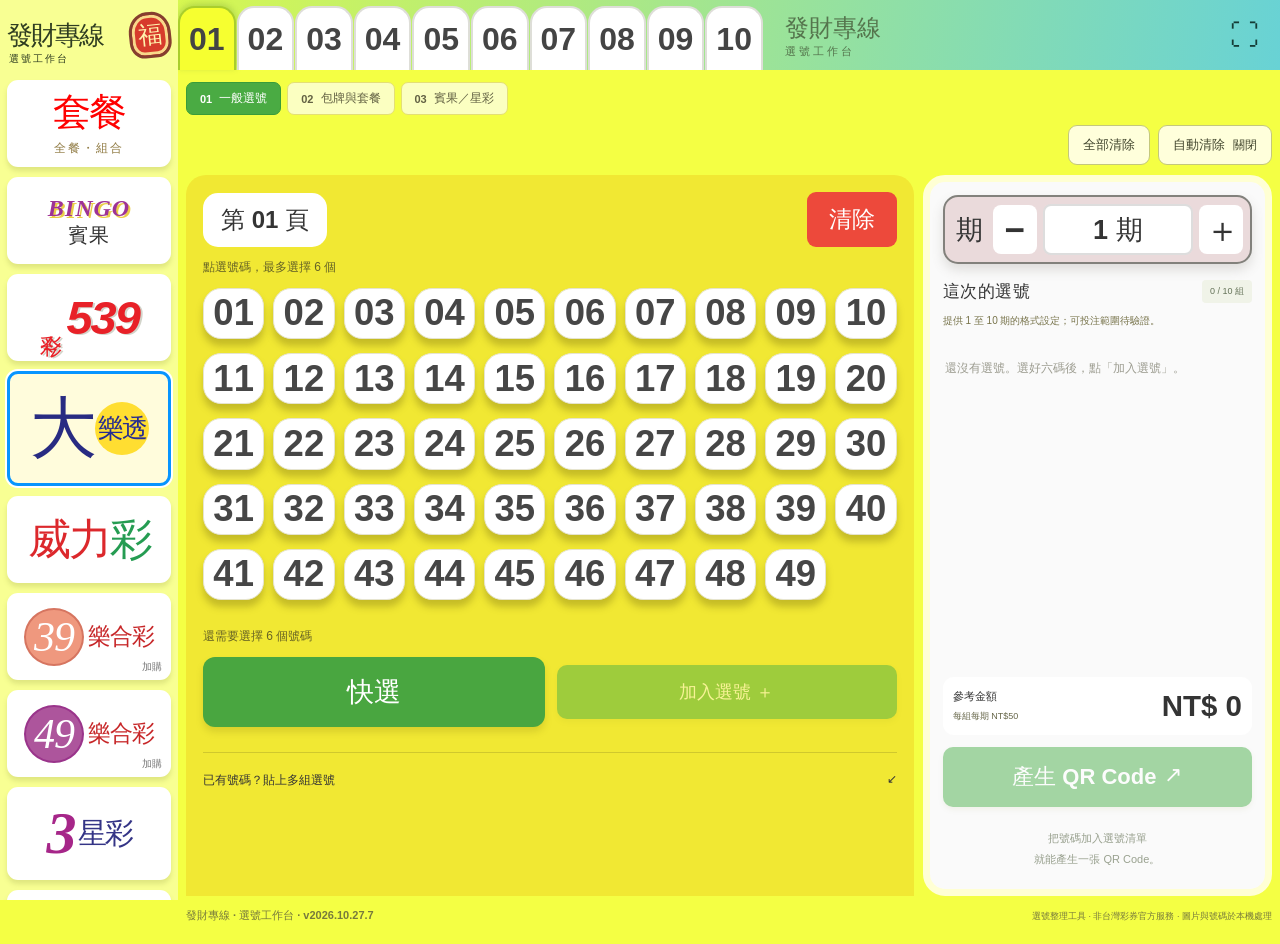
<file: index.html>
<!doctype html>
<html lang="zh-Hant"><head><meta charset="utf-8"><meta name="app-version" content="2026.10.27.7"><meta name="viewport" content="width=device-width,initial-scale=1"><meta name="theme-color" content="#153e35"><title>發財專線｜多彩種 QR 選號工作台</title><meta name="description" content="在瀏覽器內處理大樂透、539、威力彩、樂合彩、賓果與三／四星彩選號、包牌和 QR 編解碼的工具。"><link rel="stylesheet" href="style.css?v=f207077ab27c"></head>
<body><link rel="stylesheet" href="advanced.css?v=fd17918d5c5f"><link rel="stylesheet" href="extra.css?v=c2a3dbce4b25"><link rel="stylesheet" href="console.css?v=8ff5311efba9"><link rel="stylesheet" href="responsive.css?v=53c434cdfbe8">
<aside class="rail"><a class="brand" href="#" aria-label="選號工作台首頁"><span class="brand-icon">六</span><span>選號<br>工作台</span></a><div class="rail-mark">LOTTO<br>WORKBENCH</div><div class="rail-foot"><span class="dot"></span>瀏覽器內處理</div></aside>
<main>
<header><div><div class="eyebrow">YOUR NUMBERS, IN ORDER.</div><h1>把選號，整理好。</h1><p class="intro">選好六個號碼，讓每一組都有條有理。</p></div><span class="version">大樂透 <b>6 / 49</b></span></header>
<nav class="tabs" aria-label="工作模式"><button class="tab active" id="chooseTab" aria-selected="true">01 <span>一般選號</span></button><button class="tab" id="advancedTab" aria-selected="false">02 <span>包牌與套餐</span></button><button class="tab" id="readTab" aria-selected="false" hidden>03 <span>讀取 QR 選號</span></button><button class="tab" id="extraTab" aria-selected="false">03 <span>賓果／星彩</span></button></nav>
<section id="choosePanel" class="workspace">
<div class="editor panel"><div class="panel-top"><div><span class="eyebrow">PICK YOUR SIX</span><h2 id="editTitle">新增一組號碼</h2></div><span class="counter"><b id="selectedCount">0</b> / 6</span></div>
<div class="selected-strip" id="selectedStrip" aria-label="已選號碼"></div>
<div class="pick-tools"><p>點選號碼，最多選擇 6 個</p><div><button class="text-btn" id="randomBtn">隨機選六碼</button><button class="text-btn muted" id="clearBtn">清除</button></div></div>
<div id="numberGrid" class="number-grid" aria-label="01 至 49 選號"></div>
<div class="editor-bottom"><span id="selectionHint">還需要選擇 6 個號碼</span><button class="primary" id="addBtn" disabled>加入選號 ＋</button></div>
<details class="bulk"><summary>已有號碼？貼上多組選號 <span>↙</span></summary><label for="bulkInput">每行一組，號碼以空格、逗號或頓號分隔</label><textarea id="bulkInput" rows="3" placeholder="08、14、16、17、24、33&#10;01、09、18、27、36、49"></textarea><button id="bulkBtn" class="secondary">加入貼上的號碼</button></details>
</div>
<aside class="output panel"><div class="panel-top"><div><span class="eyebrow">YOUR SELECTION</span><h2>這次的選號</h2></div><span class="small-tag" id="groupCount">0 / 10 組</span></div>
<div class="group-list" id="groupList"></div>
<div class="period-row"><label for="period">連續期數</label><select id="period" aria-describedby="periodNote"></select></div><p id="periodNote" class="tiny">提供 1 至 10 期的格式設定；可投注範圍待驗證。</p>
<div class="estimate"><span>參考金額 <small>每組每期 NT$50</small></span><strong id="amount">NT$ 0</strong></div>
<button class="primary wide" id="generateBtn" disabled>產生QR Code <span>↗</span></button>
<div id="qrOutput" hidden><div class="qr-caption">大樂透・<span id="qrSummary"></span></div><div id="qrImage"></div><p class="tiny center">QR・未通過終端機相容性驗證</p><div class="qr-actions"><button id="downloadBtn" class="secondary">下載 QR 圖片 ↓</button><button id="enlargeBtn" class="secondary">放大顯示</button></div><details class="payload-details"><summary>查看原始 QR 字串</summary><textarea id="payloadOutput" readonly rows="4" aria-label="產生的原始 QR 字串"></textarea><button class="text-btn" id="copyPayload">複製字串</button></details></div>
<div id="qrEmpty" class="qr-empty"><div class="qr-mini">⌗</div><p>把號碼加入選號清單<br>就能產生一張 QR Code。</p></div>
</aside>
</section>
<section id="readPanel" class="read-layout" hidden>
<div class="panel reader-input"><span class="eyebrow">READ & RESTORE</span><h2>從 QR，找回你的號碼。</h2><p class="body-note">上傳完整選號紀錄或 QR 圖片。圖片只在此裝置讀取，不會上傳至伺服器；每張圖片讀取第一個可辨識的 QR。</p>
<label class="upload-zone" for="imageInput"><span class="upload-symbol">↥</span><strong>選擇 QR 圖片</strong><span>JPG、PNG、WebP 等瀏覽器可讀格式</span><input id="imageInput" type="file" accept="image/*"></label><p id="imageStatus" class="tiny" role="status"></p>
<div class="divider"><span>或貼上原始字串</span></div><label for="decodeInput" class="sr-only">QR 原始字串</label><textarea id="decodeInput" rows="5" placeholder="#V003#…" spellcheck="false"></textarea><div class="reader-actions"><button id="exampleBtn" class="text-btn">帶入已驗證範例</button><button id="decodeBtn" class="primary">還原選號 ↗</button></div></div>
<div class="panel restored"><div class="panel-top"><div><span class="eyebrow">RESTORED NUMBERS</span><h2>還原結果</h2></div><span id="checkBadge" class="small-tag">等待讀取</span></div><div id="decodedResult" class="result-empty"><span>↙</span><p>把 QR 交給這裡，<br>找回每一組選號。</p></div></div>
</section>
<footer><span>六個號碼，一目瞭然。</span><span>選號整理工具 · 非台灣彩券官方服務 · 圖片與號碼於本機處理</span></footer>
</main>
<div id="toast" role="status" aria-live="polite"></div>
<dialog id="aboutDialog"><button class="dialog-close" aria-label="關閉">×</button><span class="eyebrow">VERIFICATION NOTES</span><h2>目前驗證到哪裡？</h2><p>已核對所提供軟體的原始碼與位元碼，並完成既有彩種對照；新增賓果／星彩 288 組編碼、12 組複式還原、12 組排列與 95 組賓果組合對照。實際下載的跨彩種 QR ZIP 已由另一個解碼器逐張核對。</p><p>你提供的選號紀錄 QR 已成功還原為 <strong>08、14、16、17、24、33，1 期</strong>，CRC 與標頭均通過。這證明該樣本符合目前解析規則；畫面未列號碼，尚無獨立人工號碼對照。</p><p>一般選號支援大樂透；包牌工作台另含539、威力彩及套餐所需樂合彩，全部展開為標準單注，每張 QR 最多十注。聰明包牌使用軟體輪盤表，其「中幾保幾」描述條件覆蓋，並非中獎保證。尚未完成投注終端機相容性驗證。現已支援賓果星數、超級獎號、大小單雙及三／四星彩定位與組彩。倍數僅在這些新增彩種支援；延遲與原生裝置功能仍未移植。</p><p class="tiny">隨機選號使用瀏覽器亂數，沒有提高中獎機率的功能。</p></dialog>
<dialog id="qrDialog"><button class="dialog-close" aria-label="關閉">×</button><h2>大樂透選號 QR</h2><div id="largeQr"></div><p id="largeSummary"></p><p class="tiny">未通過投注相容性驗證</p></dialog>
<script src="vendor/qrcode.js?v=18ae399f8118"></script><script src="vendor/jsQR.js?v=bc40c8a15196"></script><script src="vendor/fflate.js?v=c3b34f2e9f5e"></script><script src="mapping.js?v=bb67f873f5d6"></script><script src="codec.js?v=67641272e0ba"></script><script src="wheels.js?v=838c7fe2258a"></script><script src="combinations.js?v=260a55ea0778"></script><script src="extra-games.js?v=e93e2dabfb59"></script><script src="advanced-layout.js?v=7a892a279ecd"></script><script src="app.js?v=30ad00521399"></script><script src="advanced.js?v=8bfd6c827ed6"></script><script src="extra-ui.js?v=32b3719bbaf4"></script><script src="console-ui.js?v=cb90cb6cd09b"></script>
</body></html>
</file>
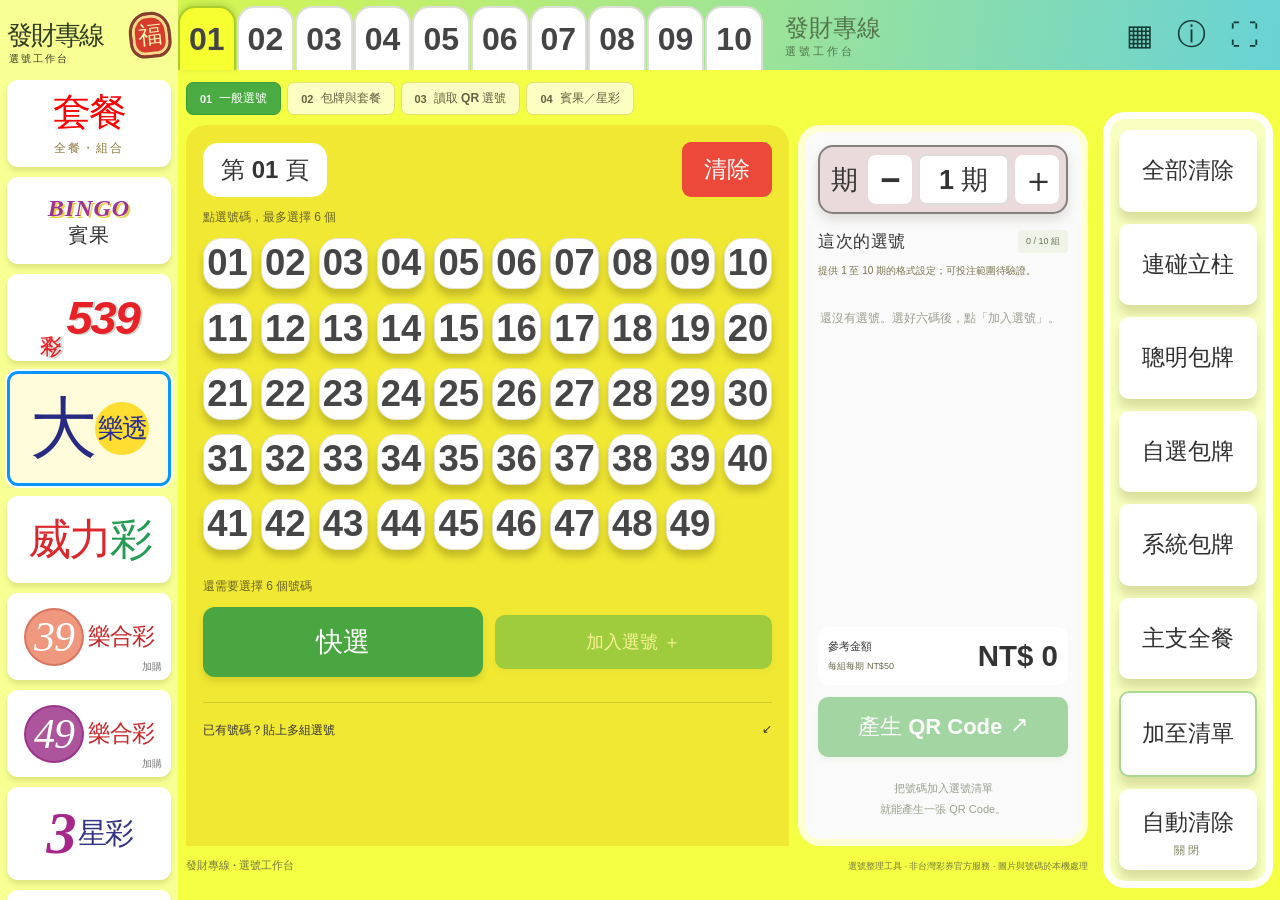
<file: facai-all-games-quick-pick/index.html>
<!doctype html>
<html lang="zh-Hant"><head><meta charset="utf-8"><meta name="viewport" content="width=device-width,initial-scale=1"><meta name="theme-color" content="#153e35"><title>發財專線｜多彩種 QR 選號工作台</title><meta name="description" content="在瀏覽器內處理大樂透、539、威力彩、樂合彩、賓果與三／四星彩選號、包牌和 QR 編解碼的工具。"><link rel="stylesheet" href="style.css"></head>
<body><link rel="stylesheet" href="advanced.css"><link rel="stylesheet" href="extra.css"><link rel="stylesheet" href="console.css"><link rel="stylesheet" href="responsive.css">
<aside class="rail"><a class="brand" href="#" aria-label="選號工作台首頁"><span class="brand-icon">六</span><span>選號<br>工作台</span></a><div class="rail-mark">LOTTO<br>WORKBENCH</div><div class="rail-foot"><span class="dot"></span>瀏覽器內處理</div></aside>
<main>
<header><div><div class="eyebrow">YOUR NUMBERS, IN ORDER.</div><h1>把選號，整理好。</h1><p class="intro">選好六個號碼，讓每一組都有條有理。</p></div><span class="version">大樂透 <b>6 / 49</b></span></header>
<nav class="tabs" aria-label="工作模式"><button class="tab active" id="chooseTab" aria-selected="true">01 <span>一般選號</span></button><button class="tab" id="advancedTab" aria-selected="false">02 <span>包牌與套餐</span></button><button class="tab" id="readTab" aria-selected="false">03 <span>讀取 QR 選號</span></button><button class="tab" id="extraTab" aria-selected="false">04 <span>賓果／星彩</span></button></nav>
<section id="choosePanel" class="workspace">
<div class="editor panel"><div class="panel-top"><div><span class="eyebrow">PICK YOUR SIX</span><h2 id="editTitle">新增一組號碼</h2></div><span class="counter"><b id="selectedCount">0</b> / 6</span></div>
<div class="selected-strip" id="selectedStrip" aria-label="已選號碼"></div>
<div class="pick-tools"><p>點選號碼，最多選擇 6 個</p><div><button class="text-btn" id="randomBtn">隨機選六碼</button><button class="text-btn muted" id="clearBtn">清除</button></div></div>
<div id="numberGrid" class="number-grid" aria-label="01 至 49 選號"></div>
<div class="editor-bottom"><span id="selectionHint">還需要選擇 6 個號碼</span><button class="primary" id="addBtn" disabled>加入選號 ＋</button></div>
<details class="bulk"><summary>已有號碼？貼上多組選號 <span>↙</span></summary><label for="bulkInput">每行一組，號碼以空格、逗號或頓號分隔</label><textarea id="bulkInput" rows="3" placeholder="08 14 16 17 24 33&#10;01 09 18 27 36 49"></textarea><button id="bulkBtn" class="secondary">加入貼上的號碼</button></details>
</div>
<aside class="output panel"><div class="panel-top"><div><span class="eyebrow">YOUR SELECTION</span><h2>這次的選號</h2></div><span class="small-tag" id="groupCount">0 / 10 組</span></div>
<div class="group-list" id="groupList"></div>
<div class="period-row"><label for="period">連續期數</label><select id="period" aria-describedby="periodNote"></select></div><p id="periodNote" class="tiny">提供 1 至 10 期的格式設定；可投注範圍待驗證。</p>
<div class="estimate"><span>參考金額 <small>每組每期 NT$50</small></span><strong id="amount">NT$ 0</strong></div>
<button class="primary wide" id="generateBtn" disabled>產生QR Code <span>↗</span></button>
<div id="qrOutput" hidden><div class="qr-caption">大樂透・<span id="qrSummary"></span></div><div id="qrImage"></div><p class="tiny center">QR・未通過終端機相容性驗證</p><div class="qr-actions"><button id="downloadBtn" class="secondary">下載 QR 圖片 ↓</button><button id="enlargeBtn" class="secondary">放大顯示</button></div><details class="payload-details"><summary>查看原始 QR 字串</summary><textarea id="payloadOutput" readonly rows="4" aria-label="產生的原始 QR 字串"></textarea><button class="text-btn" id="copyPayload">複製字串</button></details></div>
<div id="qrEmpty" class="qr-empty"><div class="qr-mini">⌗</div><p>把號碼加入選號清單<br>就能產生一張 QR Code。</p></div>
</aside>
</section>
<section id="readPanel" class="read-layout" hidden>
<div class="panel reader-input"><span class="eyebrow">READ & RESTORE</span><h2>從 QR，找回你的號碼。</h2><p class="body-note">上傳完整選號紀錄或 QR 圖片。圖片只在此裝置讀取，不會上傳至伺服器；每張圖片讀取第一個可辨識的 QR。</p>
<label class="upload-zone" for="imageInput"><span class="upload-symbol">↥</span><strong>選擇 QR 圖片</strong><span>JPG、PNG、WebP 等瀏覽器可讀格式</span><input id="imageInput" type="file" accept="image/*"></label><p id="imageStatus" class="tiny" role="status"></p>
<div class="divider"><span>或貼上原始字串</span></div><label for="decodeInput" class="sr-only">QR 原始字串</label><textarea id="decodeInput" rows="5" placeholder="#V003#…" spellcheck="false"></textarea><div class="reader-actions"><button id="exampleBtn" class="text-btn">帶入已驗證範例</button><button id="decodeBtn" class="primary">還原選號 ↗</button></div></div>
<div class="panel restored"><div class="panel-top"><div><span class="eyebrow">RESTORED NUMBERS</span><h2>還原結果</h2></div><span id="checkBadge" class="small-tag">等待讀取</span></div><div id="decodedResult" class="result-empty"><span>↙</span><p>把 QR 交給這裡，<br>找回每一組選號。</p></div></div>
</section>
<footer><span>六個號碼，一目瞭然。</span><span>選號整理工具 · 非台灣彩券官方服務 · 圖片與號碼於本機處理</span></footer>
</main>
<div id="toast" role="status" aria-live="polite"></div>
<dialog id="aboutDialog"><button class="dialog-close" aria-label="關閉">×</button><span class="eyebrow">VERIFICATION NOTES</span><h2>目前驗證到哪裡？</h2><p>已核對所提供軟體的原始碼與位元碼，並完成既有彩種對照；新增賓果／星彩 288 組編碼、12 組複式還原、12 組排列與 95 組賓果組合對照。實際下載的跨彩種 QR ZIP 已由另一個解碼器逐張核對。</p><p>你提供的選號紀錄 QR 已成功還原為 <strong>08、14、16、17、24、33，1 期</strong>，CRC 與標頭均通過。這證明該樣本符合目前解析規則；畫面未列號碼，尚無獨立人工號碼對照。</p><p>一般選號支援大樂透；包牌工作台另含539、威力彩及套餐所需樂合彩，全部展開為標準單注，每張 QR 最多十注。聰明包牌使用軟體輪盤表，其「中幾保幾」描述條件覆蓋，並非中獎保證。尚未完成投注終端機相容性驗證。現已支援賓果星數、超級獎號、大小單雙及三／四星彩定位與組彩。倍數僅在這些新增彩種支援；延遲與原生裝置功能仍未移植。</p><p class="tiny">隨機選號使用瀏覽器亂數，沒有提高中獎機率的功能。</p></dialog>
<dialog id="qrDialog"><button class="dialog-close" aria-label="關閉">×</button><h2>大樂透選號 QR</h2><div id="largeQr"></div><p id="largeSummary"></p><p class="tiny">未通過投注相容性驗證</p></dialog>
<script src="vendor/qrcode.js"></script><script src="vendor/jsQR.js"></script><script src="vendor/fflate.js"></script><script src="mapping.js"></script><script src="codec.js"></script><script src="wheels.js"></script><script src="combinations.js"></script><script src="extra-games.js"></script><script src="advanced-layout.js"></script><script src="app.js"></script><script src="advanced.js"></script><script src="extra-ui.js"></script><script src="console-ui.js"></script>
</body></html>
</file>
<file: style.css>
@charset "UTF-8";
:root{--ink:#153e35;--muted:#718078;--paper:#f6f5ef;--line:#e2e6df;--accent:#dbe99a;--white:#fff;--error:#a23b28;font-family:"Microsoft JhengHei","PingFang TC",sans-serif;color:var(--ink);background:var(--paper);font-synthesis:none}*{box-sizing:border-box}body{margin:0}button,input,select,textarea{font:inherit}button,a,input,select,summary{touch-action:manipulation}button{cursor:pointer}button:disabled{cursor:not-allowed;opacity:.42}button:focus-visible,a:focus-visible,summary:focus-visible{outline:3px solid #9db943;outline-offset:4px}button{border:0}a{color:inherit;text-decoration:none}[hidden]{display:none!important}.rail{width:158px;background:var(--ink);color:#f3f5e9;position:fixed;inset:0 auto 0 0;display:flex;flex-direction:column;padding:38px 24px}.brand{display:flex;align-items:center;gap:10px;font-size:14px;line-height:1.65;font-weight:700;letter-spacing:2px}.brand-icon{border:1px solid #739080;border-radius:50%;width:47px;height:47px;display:grid;place-items:center;font-family:serif;font-size:24px;flex-shrink:0}.rail-mark{font-family:Georgia,serif;font-size:11px;letter-spacing:2px;line-height:1.8;margin-top:auto;margin-bottom:28px;color:#aac1b3}.rail-foot{font-size:10px;display:flex;align-items:center;gap:7px;white-space:nowrap}.dot{width:6px;height:6px;background:var(--accent);border-radius:50%}main{max-width:1490px;margin-left:158px;padding:48px 52px 20px}header{display:flex;justify-content:space-between;align-items:center;margin-bottom:28px}.eyebrow{font-size:10px;font-weight:700;letter-spacing:2.1px;color:var(--muted)}h1{font-size:clamp(30px,3vw,45px);font-family:"Noto Serif TC","PMingLiU",serif;letter-spacing:2px;line-height:1.35;margin:14px 0 12px;font-weight:700}.intro{font-size:14px;color:var(--muted);margin:0}.version{font-size:12px;border-left:1px solid #c7d0c6;padding-left:24px;display:flex;flex-direction:column;gap:8px}.version b{font:30px Georgia,serif;letter-spacing:2px}.notice{display:flex;align-items:center;gap:12px;background:#ebeee1;border:1px solid #dfe5d1;border-radius:8px;padding:12px 16px;font-size:11px;line-height:1.8}.notice p{margin:0;flex:1;color:#5c6859}.notice strong{font-weight:500;color:var(--ink)}.notice-label{padding:2px 8px;border:1px solid #c5cfb8;border-radius:3px;font-size:10px;white-space:nowrap}.text-btn{padding:5px 0;background:none;color:var(--ink);font-size:12px;white-space:nowrap}.text-btn:hover{text-decoration:underline}.muted{color:var(--muted)}.tabs{display:flex;gap:32px;margin-top:28px;border-bottom:1px solid #d9dfd5;margin-bottom:28px}.tab{background:none;color:#8b958a;font:12px Georgia,serif;border-bottom:3px solid transparent;padding:15px 2px;display:flex;gap:12px;align-items:center}.tab span{font-family:"Microsoft JhengHei",sans-serif;font-size:14px}.tab.active{border-color:var(--ink);color:var(--ink)}.workspace{display:grid;grid-template-columns:minmax(0,1.1fr) minmax(330px,.9fr);gap:26px;align-items:start}.panel{background:var(--white);border:1px solid var(--line);border-radius:13px;padding:26px}.panel-top{display:flex;align-items:center;justify-content:space-between;gap:12px;margin-bottom:22px}h2{font-size:20px;letter-spacing:.5px;margin:8px 0 0;font-weight:600}.counter{color:#909b8f;font:16px Georgia,serif}.counter b{color:var(--ink);font-size:32px;font-weight:400}.selected-strip{display:flex;gap:10px;justify-content:space-between;padding-bottom:24px;border-bottom:1px dashed #dfe4db}.ball{display:inline-grid;place-items:center;border-radius:50%;height:43px;width:43px;font:20px Georgia,serif;background:var(--accent);color:var(--ink);flex-shrink:0}.ball.placeholder{background:#f6f7f3;color:#bec8b8;border:1px dashed #d8dfd2;font-size:17px}.pick-tools{display:flex;justify-content:space-between;gap:10px;align-items:center;margin:18px 0 12px}.pick-tools p{font-size:11px;color:var(--muted);margin:0}.pick-tools>div{display:flex;gap:15px}.number-grid{display:grid;grid-template-columns:repeat(7,1fr);gap:8px}.number{height:43px;background:#f6f7f3;border:1px solid transparent;border-radius:6px;color:#52614f;font:18px Georgia,serif;transition:background .15s,transform .15s}.number:hover{border-color:#8f9f89;transform:translateY(-1px)}.number[aria-pressed=true]{background:var(--ink);color:#fff;border-color:var(--ink)}.number:disabled{opacity:.35}.editor-bottom{display:flex;justify-content:space-between;align-items:center;gap:12px;margin-top:24px}.editor-bottom>span{font-size:11px;color:var(--muted)}.primary{color:white;background:var(--ink);padding:13px 19px;font-size:13px;border-radius:6px;transition:background .15s}.primary:hover:not(:disabled){background:#286151}.secondary{background:#f5f6f0;border:1px solid #dfe4d9;border-radius:6px;padding:10px 13px;color:var(--ink);font-size:12px}.secondary:hover{background:#e9efdc}.bulk{margin-top:24px;border-top:1px solid var(--line);padding-top:19px}.bulk summary{cursor:pointer;list-style:none;font-size:12px;display:flex;justify-content:space-between}.bulk label{display:block;color:var(--muted);font-size:11px;margin:18px 0 9px}textarea{resize:vertical;border:1px solid #d6dfd1;border-radius:6px;background:#fbfcf9;width:100%;padding:12px;color:var(--ink);line-height:1.75;font-size:13px}textarea:focus,select:focus{outline:2px solid #a6b981;outline-offset:1px}.bulk .secondary{margin-top:9px}.small-tag{background:#f0f3e8;color:#647258;font-size:10px;border-radius:4px;padding:5px 8px;white-space:nowrap}.group-list{min-height:78px;max-height:310px;overflow:auto}.empty-group{border:1px dashed #dce2d5;border-radius:8px;display:flex;gap:13px;align-items:center;padding:20px;color:var(--muted);font-size:12px;line-height:1.8}.empty-group b{font:32px Georgia,serif;color:#c2cdb8}.group-item{padding:12px 0;border-bottom:1px solid #edf0e8}.group-item-top{display:flex;align-items:center;justify-content:space-between;margin-bottom:10px;font-size:10px;color:var(--muted)}.group-item-top>div{display:flex;gap:12px}.group-item-top button{background:none;color:var(--muted);padding:2px;font-size:11px}.group-item .balls{display:flex;gap:7px}.group-item .ball{width:34px;height:34px;font-size:16px;background:#f0f4e4}.period-row{display:flex;justify-content:space-between;align-items:center;margin-top:24px;font-size:12px}select{border:1px solid #d5dfce;border-radius:5px;padding:9px 32px 9px 15px;background:#fff;color:var(--ink)}.tiny{font-size:10px;color:var(--muted);line-height:1.8}.estimate{border-top:1px solid var(--line);margin-top:20px;padding:20px 0;display:flex;justify-content:space-between;align-items:center}.estimate>span{font-size:12px}.estimate small{display:block;font-size:9px;color:var(--muted);margin-top:6px}.estimate strong{font:27px Georgia,serif}.wide{width:100%;display:flex;justify-content:space-between}.qr-empty{text-align:center;color:#99a18f;font-size:11px;line-height:1.9;padding-top:28px}.qr-mini{font:38px Georgia,serif;color:#b6c3a6}#qrOutput{margin-top:25px;border-top:1px dashed #dce2d4;padding-top:22px}.qr-caption{text-align:center;font-size:12px;margin-bottom:15px}#qrImage,#largeQr{display:flex;justify-content:center}#qrImage img{display:block;width:230px;max-width:100%;height:auto;image-rendering:pixelated}.center{text-align:center}.qr-actions{display:flex;justify-content:center;gap:10px}.payload-details{margin-top:20px;font-size:11px;color:var(--muted)}.payload-details summary{cursor:pointer;margin-bottom:10px}.payload-details textarea{font:11px monospace}.read-layout{display:grid;grid-template-columns:1fr 1fr;gap:26px}.reader-input{padding:30px}.body-note{font-size:12px;line-height:1.9;color:var(--muted);margin:17px 0 24px}.upload-zone{position:relative;border:1px dashed #afbea3;background:#f6f8ee;border-radius:10px;padding:32px 15px;display:flex;flex-direction:column;align-items:center;gap:13px;cursor:pointer;text-align:center}.upload-zone:focus-within{outline:3px solid #a6b981}.upload-zone input{position:absolute;inset:0;width:100%;height:100%;opacity:0;cursor:pointer}.upload-zone strong{font-size:14px}.upload-zone>span:last-of-type{font-size:10px;color:var(--muted)}.upload-symbol{font-size:33px;font-weight:300}.divider{border-top:1px solid var(--line);text-align:center;margin:32px 0 22px;height:0}.divider span{position:relative;top:-8px;background:white;padding:0 10px;font-size:10px;color:var(--muted)}.reader-actions{display:flex;justify-content:space-between;align-items:center;gap:10px;margin-top:16px}.restored{min-height:460px}.result-empty{padding:72px 16px;text-align:center;color:#89977e;font-size:17px;line-height:1.9;font-family:serif}.result-empty>span{font-size:40px;color:#b3c29d}.restored .group-item{padding:17px 0}.restored .group-item .ball{width:40px;height:40px;font-size:19px}.decode-meta{margin:20px 0;padding:14px;background:#f1f5e9;border-radius:7px;font-size:12px;line-height:1.9}.restored .primary{margin-top:16px}.result-error{padding:28px 0;color:var(--error);line-height:1.8;font-size:13px}footer{display:flex;justify-content:space-between;gap:20px;font-size:10px;line-height:1.8;color:#899380;margin:28px 0 0;padding-top:20px;border-top:1px solid #dce1d5}footer>span:first-child{font-family:serif;font-size:14px;color:#66765d}#toast{position:fixed;bottom:25px;left:50%;transform:translate(-50%,15px);background:var(--ink);color:white;border-radius:8px;padding:12px 22px;font-size:12px;opacity:0;pointer-events:none;transition:.2s;z-index:5;max-width:90vw}#toast.show{opacity:1;transform:translate(-50%,0)}dialog{border:1px solid var(--line);border-radius:14px;padding:34px;max-width:520px;width:calc(100% - 32px);color:var(--ink);box-shadow:0 20px 80px #153e3522}dialog::backdrop{background:#0a211ccc;backdrop-filter:blur(4px)}dialog p{font-size:13px;line-height:1.95}dialog h2{margin-bottom:20px}.dialog-close{position:absolute;right:12px;top:10px;background:none;color:var(--muted);font-size:26px;padding:4px 8px}#qrDialog{text-align:center;background:#fff}#largeQr img{width:100%;max-width:380px;height:auto;image-rendering:pixelated}.sr-only{position:absolute;width:1px;height:1px;padding:0;overflow:hidden;clip:rect(0,0,0,0);white-space:nowrap}
@media(min-width:1500px){main{padding-left:70px;padding-right:70px}}@media(max-width:1100px){.rail{width:100px;padding:30px 18px}.brand{flex-direction:column;font-size:12px}.rail-mark{font-size:9px}.rail-foot{font-size:9px;white-space:normal}main{margin-left:100px;padding:32px 25px}.workspace{gap:18px;grid-template-columns:minmax(0,1fr) minmax(290px,.9fr)}.panel{padding:21px}.ball{width:36px;height:36px;font-size:18px}.selected-strip{gap:6px}.number{height:39px}.pick-tools{align-items:flex-start;flex-direction:column;gap:6px}.notice .text-btn{font-size:10px}.group-item .ball{width:30px;height:30px;font-size:15px}.group-item .balls{gap:5px}.read-layout{gap:18px}}
@media(max-width:780px){.rail{position:static;width:100%;height:67px;flex-direction:row;padding:12px 22px;align-items:center;justify-content:space-between}.brand{flex-direction:row;font-size:12px;line-height:1.4}.brand-icon{width:36px;height:36px;font-size:21px}.brand>span:last-child br{display:none}.rail-mark{display:none}.rail-foot{font-size:10px}main{margin:0;padding:28px 18px 20px}header{margin-bottom:23px}h1{font-size:31px;letter-spacing:1px}.eyebrow{font-size:9px}.intro{font-size:12px}.version{padding-left:15px}.version b{font-size:25px}.notice{flex-wrap:wrap;gap:8px;padding:11px 12px}.notice p{font-size:10px;min-width:200px}.notice .text-btn{margin-left:auto}.tabs{margin:17px 0 20px;gap:25px}.workspace,.read-layout{grid-template-columns:1fr;gap:20px}.panel{padding:22px}.number{height:43px}.pick-tools{flex-direction:row;align-items:center;margin-top:19px}.pick-tools p{font-size:10px}.pick-tools>div{gap:13px}.ball{width:40px;height:40px}.selected-strip{gap:8px}.group-item .ball{width:36px;height:36px;font-size:17px}.group-item .balls{gap:9px}.editor-bottom>span{font-size:10px}.restored{min-height:300px}.restored .group-item .ball{width:36px;height:36px}.result-empty{padding:34px 0}.qr-empty{padding-bottom:8px}.qr-mini{display:none}footer{flex-direction:column;gap:8px;margin-top:25px}.read-layout .reader-input{padding:24px}#toast{left:50%;width:max-content;text-align:center}}@media(prefers-reduced-motion:reduce){*,*::before,*::after{transition:none!important;animation:none!important}}

header{gap:16px}.version{flex-shrink:0}.version b{white-space:nowrap}@media(max-width:780px){h1{font-size:27px;letter-spacing:0}.version b{font-size:24px}.version{padding-left:12px}}
</file>
<file: advanced.css>
.advanced-heading{display:flex;justify-content:space-between;gap:20px;align-items:flex-start;margin-bottom:22px}.advanced-heading .body-note{margin:12px 0 0}.advanced-layout{display:grid;grid-template-columns:minmax(0,1.1fr) minmax(330px,.9fr);gap:26px;align-items:start}.advanced-fields{display:grid;grid-template-columns:1fr 1fr;gap:16px}.advanced-fields label,.field-label{display:block;font-size:12px;line-height:1.6}.advanced-fields select{display:block;width:100%;margin-top:8px}.rule-note{font-size:12px;color:#65745e;line-height:1.9;border-left:3px solid #c4d58e;padding-left:13px;margin:22px 0}.field-label{margin:16px 0 8px}.advanced-editor input[type=text],.advanced-editor input[type=number]{border:1px solid #d6dfd1;border-radius:6px;background:#fbfcf9;width:100%;padding:11px;color:var(--ink)}.advanced-editor select{max-width:100%;width:100%;font-size:12px}.pool-tools{display:flex;justify-content:space-between;align-items:center;gap:12px}.pool-tools>div{display:flex;gap:13px}.addons{border:1px solid #dfe5d7;border-radius:8px;margin:22px 0;padding:15px;display:flex;gap:18px;flex-wrap:wrap}.addons legend{font-size:11px;padding:0 6px}.addons label{font-size:12px;display:flex;gap:7px;align-items:center}.addons input,.column-main input{accent-color:var(--ink);width:16px;height:16px}.column-header{display:flex;align-items:center;justify-content:space-between}.column-row{display:grid;grid-template-columns:minmax(100px,1fr) 65px 50px 30px;gap:9px;align-items:end;border:1px solid var(--line);padding:12px;border-radius:8px;margin:10px 0}.column-row label{font-size:10px;color:var(--muted)}.column-row input{margin-top:7px}.column-row .column-main{display:flex;align-items:center;gap:2px;height:37px;white-space:nowrap}.column-row .column-main input{margin:0}.meal-grid{display:grid;gap:12px;margin:18px 0}.meal-card{padding:18px;background:#f5f8ea;border:1px solid #dce4d0;border-radius:9px;display:grid;grid-template-columns:1fr auto;text-align:left;gap:9px;color:var(--ink)}.meal-card strong{font-size:15px}.meal-card>b{font:23px Georgia,serif}.meal-card>span{grid-column:1/-1;font-size:11px;line-height:1.8;color:var(--muted)}.meal-card[aria-pressed=true]{background:#eaf1cd;border:2px solid #7b9454;padding:17px}.advanced-editor>.primary{margin-top:22px}.combo-message{font-size:12px;line-height:1.9;margin-top:15px;color:#6b765a}.preview-heading{display:flex;justify-content:space-between;gap:12px;align-items:center;border-top:1px dashed #dae0d0;margin-top:20px;padding-top:22px}.preview-heading strong{font-size:17px}.ticket-list{max-height:340px;overflow:auto;margin-top:16px}.ticket-row{display:flex;gap:10px;padding:10px 0;border-bottom:1px solid #edf0e7;font-size:12px;line-height:1.8;overflow-wrap:anywhere}.ticket-row>span:first-child{font:12px Georgia,serif;color:#a1ad91;flex-shrink:0}.cart-entry{display:flex;align-items:center;justify-content:space-between;gap:12px;border-bottom:1px solid var(--line);padding:16px 0}.cart-entry strong{font-size:12px;font-weight:500}.cart-entry span{display:block;font-size:10px;color:var(--muted);margin-top:7px}.cart-actions{display:flex;flex-wrap:wrap;gap:9px;justify-content:center;margin-top:14px}.cart-actions button{flex:1;white-space:nowrap}.batch-pager{display:flex;justify-content:space-between;gap:8px;align-items:center;margin-top:25px}.batch-pager label{font-size:11px}.batch-pager select{padding:8px;max-width:135px}.batch-pager button{flex-shrink:0}#batchQrImage{text-align:center}#batchQrImage img{width:240px;max-width:100%;height:auto;image-rendering:pixelated}#comboCartList{max-height:350px;overflow:auto}#printSelections{display:none}.tabs{gap:24px}.advanced-cart .estimate{gap:10px}.advanced-cart .estimate strong{font-size:25px}
@media(max-width:1100px){.advanced-layout{grid-template-columns:minmax(0,1fr) minmax(290px,.9fr);gap:18px}.advanced-fields{grid-template-columns:1fr}.column-row{grid-template-columns:minmax(80px,1fr) 55px 50px;gap:8px}.column-row>.text-btn{grid-column:3}.column-row .column-main{grid-row:1;grid-column:3}.column-row>label:first-child{grid-row:1/span 2}.column-row>label:nth-child(2){grid-row:1/span 2}.column-row .column-main{align-self:end}}
@media(max-width:780px){.advanced-layout{grid-template-columns:1fr;gap:20px}.advanced-heading{display:block}.advanced-heading>.small-tag{display:inline-block;margin-top:15px}.advanced-fields{grid-template-columns:1fr 1fr;gap:10px}.advanced-fields select{font-size:11px;padding-left:9px}.tabs{gap:15px}.tab{gap:6px}.tab span{font-size:12px}.tab{font-size:10px}.pool-tools{align-items:flex-start;flex-direction:column;gap:0;margin-top:8px}.column-row{grid-template-columns:minmax(90px,1fr) 55px 50px}.advanced-cart .estimate strong{font-size:24px}}
@media print{body.printing-selections>*{display:none!important}body.printing-selections>#printSelections{display:block!important;color:#000;padding:15px}#printSelections h1{font:22px sans-serif}#printSelections p{font:12px/1.7 sans-serif;break-inside:avoid}}
</file>
<file: extra.css>
.extra-editor .advanced-fields{align-items:end}.extra-editor .advanced-fields input{display:block;margin-top:8px}.extra-editor .advanced-fields+.advanced-fields{margin-top:18px}.extra-editor>#bingoFields>.advanced-fields{margin-top:20px}.bingo-grid-details{font-size:12px;border-top:1px solid var(--line);padding-top:16px;margin-top:16px}.bingo-grid-details summary{cursor:pointer;margin-bottom:15px}.bingo-grid-details .number-grid{grid-template-columns:repeat(8,minmax(0,1fr));gap:5px}.bingo-grid-details .number{height:35px;font-size:16px}.digit-position{border-top:1px solid var(--line);padding:18px 0 12px}.digit-position>label{display:block;font-size:12px;margin-bottom:9px}.digit-keys{display:grid;grid-template-columns:repeat(10,minmax(0,1fr));gap:5px;margin-top:10px}.digit-key{background:#f0f3e9;color:var(--ink);border:1px solid #dce3d3;border-radius:5px;height:34px;font:17px Georgia,serif}.digit-key[aria-pressed=true]{background:var(--ink);color:white}.extra-editor .digit-position input{font-family:monospace;letter-spacing:2px}#extraCartSlot>.advanced-cart{width:100%}.tabs{flex-wrap:wrap}.extra-editor .primary.wide{margin-top:22px}
@media(max-width:780px){.tabs{display:grid;grid-template-columns:1fr 1fr;gap:0 14px}.tab{justify-content:flex-start}.digit-keys{grid-template-columns:repeat(5,minmax(0,1fr));gap:7px}.digit-key{height:38px}.bingo-grid-details .number-grid{grid-template-columns:repeat(8,minmax(0,1fr))}.bingo-grid-details .number{font-size:14px;height:34px}.extra-editor .advanced-fields{grid-template-columns:1fr 1fr;gap:12px}}
</file>
<file: console.css>
@charset "UTF-8";
:root{--ink:#343434;--muted:#67674a;--paper:#f4ff44;--line:#dedfb6;--accent:#f4f02c;--yellow:#f1e833;--green:#45ad45;font-family:"Microsoft JhengHei","PingFang TC",sans-serif;background:var(--paper);color:var(--ink)}
body{--left:178px;--dock:184px;--top:70px;background:#f4ff44}button,input,select,textarea{font-family:inherit}button{font-weight:700}button:focus-visible,a:focus-visible,summary:focus-visible{outline:4px solid #078aff;outline-offset:2px}button:disabled{opacity:.48}button:active:not(:disabled){transform:translateY(2px)}
.rail{width:var(--left);padding:0 7px 12px;background:#f8ff93;z-index:4;overflow-y:auto;overflow-x:hidden;gap:0}.console-brand{height:70px;min-height:70px;display:flex;align-items:center;gap:4px;font-size:26px;font-weight:900;letter-spacing:-2px;line-height:1;position:relative;color:#2f3d21}.console-brand>span{position:absolute;bottom:6px;left:2px;letter-spacing:2px;font-size:10px}.console-brand>b{display:grid;place-items:center;color:#fff2ac;background:#d73b2c;border:3px solid #853f2f;box-shadow:inset 0 0 0 3px #f8d98a;width:42px;height:46px;transform:rotate(-6deg);border-radius:45% 45% 35% 35%;font-family:serif;font-size:24px;margin-left:auto;letter-spacing:0}.game-menu{display:flex;flex-direction:column;gap:10px;padding-top:10px}.game-tile{min-height:87px;background:#fff;border-radius:11px;box-shadow:0 4px 5px #81853535;border:3px solid transparent;display:flex;justify-content:center;align-items:center;flex-wrap:wrap;color:#c72729;font-style:italic;font-size:34px;line-height:1.1;position:relative;flex-shrink:0;padding:9px 4px;letter-spacing:-2px}.game-tile[aria-pressed=true]{border-color:#0795ff;background:#fffcdc;box-shadow:0 0 0 2px #fff}.game-tile>small{font-size:14px;letter-spacing:0;font-style:normal}.meal-logo{font-size:38px;color:red;font-style:normal;gap:8px}.meal-logo>span{display:block;width:100%;font-size:12px;letter-spacing:2px;color:#917c45}.bingo-logo{color:#303030;font-size:26px;letter-spacing:1px;flex-direction:column}.bingo-logo i{font:bold italic 32px Georgia,serif;letter-spacing:1px;color:#9e3396;text-shadow:2px 2px #eace48}.today-logo{color:#e82128;font-size:47px;text-shadow:2px 1px #d2d4ca;gap:3px}.today-logo small{font-size:22px;writing-mode:vertical-rl}.lotto-logo{color:#282b82;font:italic 67px "PMingLiU",serif}.lotto-logo span{font:bold italic 26px "Microsoft JhengHei",sans-serif;background:#ffde31;border-radius:50%;padding:9px 3px;color:#262c91;letter-spacing:-2px}.power-logo{color:#dc282c;font-size:43px}.power-logo span{color:#259c52}.fun-logo{font-size:23px;gap:4px;letter-spacing:-1px}.fun-logo b{display:grid;place-items:center;font:italic 42px Georgia,serif;background:#ef987e;border-radius:50%;color:white;width:60px;height:58px;border:2px solid #d67560}.fun-logo small{position:absolute;bottom:5px;right:6px;font-size:10px;color:#777}.purple b{background:#ad559c;border-color:#9a348b}.star-logo{color:#343486;font-size:29px}.star-logo b{font:bold italic 60px Georgia,serif;color:#a62689;margin-right:3px}
.console-top{height:var(--top);position:sticky;top:0;z-index:3;margin-left:var(--left);background:linear-gradient(100deg,#d7f751,#68d2d5);display:flex;align-items:center;gap:22px;padding-right:13px}.console-top>strong{font-size:24px;color:#55754d;white-space:nowrap}.console-top>strong small{display:block;font-size:11px;letter-spacing:3px}.draft-tabs{display:flex;align-self:stretch;gap:1px;align-items:flex-end;min-width:0}.draft-tab{background:#fff;color:#444;border:2px solid #deded8;border-bottom:0;border-radius:17px 17px 0 0;font-size:32px;padding:8px 9px;height:64px;min-width:47px;box-shadow:none}.draft-tab[aria-pressed=true]{background:#f6ff30;border-color:#a9ce2c;box-shadow:0 -2px 6px #648b3150;height:64px}.console-tools{display:flex;gap:8px;margin-left:auto}.console-tools button{background:none;color:#153c36;font-size:29px;padding:4px 8px;border-radius:6px}.console-tools button:hover{background:#ffffff55}
main{margin:0 var(--dock) 0 var(--left);padding:12px 8px 20px;max-width:none}main>header{display:none}.notice{margin:0 0 0 var(--left);padding:4px 10px;border:0;border-radius:0;background:#ffffcb;min-height:30px;gap:9px}.notice p,.notice .text-btn{font-size:10px;color:#56502b}.notice-label{font-size:9px;background:#f1e485;border:0}.tabs{gap:6px;margin:0 0 10px;padding:0;border:0;display:flex;flex-wrap:wrap}.tab{background:#ffffffab;border:1px solid #e4df74;padding:7px 13px;border-radius:7px;font:700 11px "Microsoft JhengHei",sans-serif;color:#626143;gap:7px}.tab span{font-size:12px}.tab.active{background:#4aab43;color:white;border-color:#399c3a}.workspace,.advanced-layout{grid-template-columns:minmax(0,1fr) minmax(285px,.48fr);gap:9px;align-items:stretch}.panel{border:0;border-radius:19px;padding:17px;min-width:0}.editor,.advanced-editor{background:var(--yellow);min-height:calc(100vh - 179px);border:0;border-radius:20px 20px 0 0}.console-page-line{display:flex;align-items:center;justify-content:space-between;margin:0 0 12px;gap:10px}.console-page-line strong{font-size:24px;background:#fff;padding:11px 18px;border-radius:15px;white-space:nowrap}.console-page-line button{background:#ed493b;color:white;font-size:23px;font-weight:500;padding:12px 22px;border-radius:9px}.editor .panel-top{display:none}.selected-strip{border:0;padding:0 0 10px;justify-content:flex-start;gap:9px;min-height:42px}.selected-strip .ball{height:32px;width:32px;background:#fffda3;color:#53592a;font:700 18px "Microsoft JhengHei",sans-serif;border-radius:8px}.selected-strip .placeholder{background:#fff9;opacity:.65;border:0}.pick-tools{margin:0 0 12px;min-height:0}.pick-tools p{font-size:12px;color:#666326}.pick-tools>div{display:none}
.number-grid,.console-number-grid{display:grid;grid-template-columns:repeat(10,minmax(0,1fr));gap:14px 9px}.number,.console-number{height:clamp(43px,4vw,70px);min-width:0;background:#fff;border:1px solid #e6e4cf;border-radius:18px;box-shadow:0 7px 7px #80771363;font:700 clamp(23px,2.85vw,48px)/1 "Microsoft JhengHei",sans-serif;color:#464646;padding:0;transition:transform .12s,background .12s}.number:hover,.console-number:hover{border-color:#0b8ffe;background:#fffbd4}.number[aria-pressed=true],.console-number[aria-pressed=true]{background:#52b747;color:#fff;border:3px solid #269937;box-shadow:0 4px 4px #877c4255}.number:disabled{opacity:.55}.console-number-grid{margin-bottom:20px}.editor-bottom{margin:28px 0 0;display:flex;gap:12px;flex-wrap:wrap}.editor-bottom>span{flex-basis:100%;font-size:12px;color:#676324}.editor-bottom .primary{order:2;flex:1}.editor-bottom>#randomBtn{flex:1;order:1;background:#49a640;color:white;text-decoration:none;padding:17px 20px;border-radius:12px;font-size:27px;box-shadow:0 5px 7px #84791438}.primary{background:#46ae46;color:white;font-size:18px;border-radius:10px;padding:15px 19px;font-weight:700;box-shadow:0 3px 5px #797c1d22}.primary:hover:not(:disabled){background:#349833}.secondary{background:#fff;border:1px solid #deddd0;font-size:13px;border-radius:10px;color:#414141;padding:12px;box-shadow:0 3px 4px #80823c18}.text-btn{font-size:13px;color:#45482d}.bulk{border-top:1px solid #d0c82d;margin-top:25px}.bulk summary{font-size:12px}.bulk label{color:#57552e}
.output,.advanced-cart{display:flex;flex-direction:column;background:#fafafa;border:7px solid #ffffd4;border-radius:22px;padding:13px;min-height:calc(100vh - 179px);position:relative}.output>.panel-top,.advanced-cart>.panel-top{order:1;margin:16px 0 9px;gap:4px}.output>.panel-top h2,.advanced-cart h2{font-size:17px;margin:0}.output .eyebrow,.advanced-cart .eyebrow{display:none}.output>.group-list,.advanced-cart>#comboCartList{order:3;flex:1;min-height:230px;max-height:340px;margin-top:10px}.output>.period-row,.advanced-cart>.period-row{order:0;margin:0}.console-period{background:#eadadb;border:2px solid #82817c;border-radius:15px;display:flex;align-items:center;padding:7px;gap:6px;box-shadow:0 6px 12px #68645930}.console-period>label{font-size:27px;font-weight:900;padding:4px}.console-period>button{font:700 35px/1 "Microsoft JhengHei",sans-serif;background:white;color:#333;border-radius:8px;width:44px;height:49px;flex-shrink:0}.console-period>select{width:100%;min-width:0;font-size:27px;font-weight:800;padding:6px 2px;text-align:center;border:2px solid #ddd;background:white;appearance:none;height:51px;border-radius:8px}.output>#periodNote,.advanced-cart>.tiny{order:2;margin:0;font-size:10px}.output>.estimate,.advanced-cart>.estimate{order:4;background:#fff;border:0;padding:12px 10px;margin:12px 0;border-radius:11px;gap:8px}.estimate strong,.advanced-cart .estimate strong{font:700 clamp(25px,2.3vw,42px) "Microsoft JhengHei",sans-serif;white-space:nowrap}.estimate small{font-size:9px}.estimate>span{font-size:11px}.output>#generateBtn,.advanced-cart>#comboQr{order:5;font-size:22px;justify-content:center;gap:8px}.output>#qrOutput,.output>#qrEmpty,.advanced-cart>#batchOutput{order:7}.advanced-cart>.cart-actions{order:6}.qr-empty{padding:15px 0 0}.qr-empty .qr-mini{display:none}.qr-empty p{margin:6px}.empty-group{background:transparent;border:0;padding:18px 2px;font-size:12px;color:#9d9d91}.empty-group>b{display:none}.small-tag{font-size:9px}.group-item .ball{background:#f9e951;color:#444;font-family:inherit;font-weight:bold}.group-item-top{color:#777}.group-item-top button{font-size:12px}.cart-entry{padding:14px 0}.cart-entry strong{font-size:13px;font-weight:700}.cart-entry span{font-size:11px;color:#747463}.ticket-row{font-size:14px}.ticket-row>span:first-child{color:#898344}.ticket-list{background:#fffc;padding:0 12px;border-radius:8px}.cart-actions{gap:6px}.cart-actions button{padding:10px 4px;font-size:11px}.batch-pager button{font-size:18px}.batch-pager select{font-size:12px}.center.tiny{color:#77764c}.estimate b{font-weight:700}.output .group-item .balls{gap:5px}.output .group-item .ball{width:30px;height:30px;font-size:15px}
.action-dock{position:fixed;right:7px;top:112px;bottom:12px;width:calc(var(--dock) - 14px);padding:11px 9px;border:7px solid white;border-radius:22px;background:#f8ffc0;display:flex;flex-direction:column;gap:12px;overflow-y:auto}.action-dock>button{background:white;color:#303030;border-radius:10px;font-size:clamp(20px,1.8vw,34px);padding:18px 3px;min-height:72px;box-shadow:0 9px 10px #84803940;flex:1;white-space:nowrap}.action-dock>button[aria-pressed=true]{background:#45ab43;color:white}.action-dock>button:disabled{background:#babbb1;color:white;opacity:1}.action-dock #consoleAdd{border:2px solid #a9d892}.action-dock #consoleAuto span{display:block;font-size:11px;line-height:1.3;color:#7b815c;letter-spacing:3px;margin-top:5px}.action-dock #consoleAuto[aria-pressed=true] span{color:white}
.advanced-heading{display:none}.advanced-fields{gap:12px;margin-bottom:10px;grid-template-columns:1fr 1fr}.advanced-fields label,.field-label{font-size:13px;font-weight:700;color:#514f2c}.advanced-editor select{font-size:14px}.advanced-editor input[type=text],.advanced-editor input[type=number],textarea{background:#fffff4;border:1px solid #d5ce8e;color:#343434;font-size:15px;border-radius:9px}.advanced-editor select{border:1px solid #dbd3a6;padding:10px;background:white}.advanced-editor>.primary{margin-top:15px}.rule-note{border-left:3px solid #b3aa22;color:#605b2f;font-size:12px;margin:12px 0}.pool-tools{margin-top:8px}.pool-tools .tiny{font-size:11px}#comboPool{min-height:56px;max-height:100px}#comboDescription{margin-top:5px}.addons{background:#fff7;border-color:#c9c34d;margin:16px 0}.addons label{font-size:15px}.addons legend{font-size:12px}.addons input{accent-color:#39a142;width:20px;height:20px}.column-row{background:#ffffdd;border-color:#cdc44b}.column-row label{font-size:12px}.column-main{color:#4e4e35}.combo-message{color:#57532a}.preview-heading{border-color:#c8bd2c}.meal-grid{grid-template-columns:repeat(3,minmax(0,1fr));gap:12px}.meal-card{display:flex;flex-direction:column;justify-content:center;min-height:175px;border:3px solid white;background:#ff5e2e;color:#fff627;box-shadow:0 8px 10px #8c802f44;border-radius:20px;padding:14px;text-align:center;gap:12px}.meal-card strong{font-size:24px}.meal-card>b{color:white;font:700 30px "Microsoft JhengHei",sans-serif}.meal-card>span{font-size:10px;color:white}.meal-card[aria-pressed=true]{border:3px solid #6f3bff;background:#ff4d25;padding:14px}.tiny{color:#77734a}.extra-editor .advanced-fields{align-items:end}.digit-position{background:#fff9;border:0;border-radius:12px;padding:10px;margin:12px 0}.digit-position>label{font-size:17px;font-weight:700}.digit-key{height:48px;background:white;box-shadow:0 4px 4px #8c842b44;border:1px solid #d7d2ad;border-radius:11px;font:700 25px "Microsoft JhengHei",sans-serif;color:#444}.digit-key[aria-pressed=true]{background:#48ab40;color:white}.bingo-grid-details{border:0;margin:10px 0;padding:0}.bingo-grid-details summary{font-size:12px}.bingo-grid-details .number-grid{grid-template-columns:repeat(10,minmax(0,1fr));gap:10px 6px}.bingo-grid-details .number{font-size:clamp(17px,2.2vw,34px);height:clamp(37px,3.2vw,55px);border-radius:12px}#extraCartSlot{display:flex;min-width:0}#extraCartSlot>.advanced-cart{flex:1}#extraMultiplierNote{font-size:11px}.body-note{color:#64612f}.read-layout{gap:10px}.reader-input,.restored{background:#fffef1}.reader-input h2{font-size:24px}.upload-zone{background:#f9facd;border-color:#bfc840}.read-layout .primary{font-size:16px}.read-layout .ticket-list{background:white}.decode-meta{background:#f6f4b9}.read-layout .body-note{font-size:13px}#decodedResult .tiny{font-size:12px}footer{font-size:9px;color:#777a3c;border-top:0;margin:12px 0 0;padding:0;gap:10px}footer>span:first-child{font:700 11px "Microsoft JhengHei",sans-serif;color:#777a3c}#toast{background:#344439;font-size:14px;z-index:8}dialog{background:#fffef4;color:#37372a}dialog .primary{font-size:16px}
@media(min-width:1650px){body{--left:224px;--dock:246px;--top:76px}.console-brand{font-size:34px}.game-tile{min-height:96px}.game-menu{gap:11px}.draft-tab{font-size:38px;min-width:65px;height:70px;padding:8px 10px}.draft-tab[aria-pressed=true]{height:70px}.workspace,.advanced-layout{grid-template-columns:minmax(0,1fr) minmax(390px,.48fr)}.console-period>select{font-size:36px;height:65px}.console-period>label{font-size:42px}.console-period>button{height:62px;width:55px;font-size:42px}.console-page-line strong{font-size:32px}.console-page-line button{font-size:29px}.action-dock{top:120px}.game-tile.bingo-logo{font-size:30px}.console-brand>b{width:56px;height:56px}.action-dock>button{font-size:36px}.number-grid{gap:20px 12px}.editor-bottom{margin-top:34px}}
@media(max-width:1180px) and (min-width:801px){body{--left:130px;--dock:145px}.console-brand{font-size:20px}.console-brand>b{width:29px;height:36px;font-size:18px}.game-tile{min-height:78px;font-size:29px}.lotto-logo{font-size:50px}.lotto-logo span{font-size:21px}.fun-logo{font-size:17px}.fun-logo b{font-size:32px;width:46px;height:46px}.star-logo b{font-size:45px}.bingo-logo i{font-size:25px}.bingo-logo{font-size:22px}.today-logo{font-size:37px}.today-logo small{font-size:16px}.draft-tab{font-size:25px;min-width:37px;padding:8px 6px}.console-top>strong{font-size:18px}.console-tools{gap:2px}.console-tools button{font-size:23px;padding:4px}.console-top{gap:10px}.workspace,.advanced-layout{grid-template-columns:minmax(0,1fr) 270px}.panel{padding:12px}.output,.advanced-cart{padding:9px}.number-grid,.console-number-grid{gap:10px 5px}.number,.console-number{font-size:22px;height:42px;border-radius:12px}.console-page-line strong{font-size:19px}.console-page-line button{font-size:19px;padding:11px 16px}.console-period{gap:4px;padding:5px}.console-period>label{font-size:23px}.console-period>button{width:35px;font-size:27px}.console-period>select{font-size:24px}.meal-grid{grid-template-columns:1fr}.advanced-fields{grid-template-columns:1fr}.action-dock{padding:9px 5px;gap:10px}.action-dock>button{font-size:21px}.digit-keys{gap:3px}.digit-key{font-size:19px;height:39px}.advanced-cart .estimate strong{font-size:25px}.console-tools #consoleFull{display:none}}
@media(max-width:800px){body{--left:0px;--dock:0px;--top:58px}.rail{position:static;width:100%;height:auto;padding:0 8px 9px;display:block;background:#effb74;overflow:visible}.console-brand{height:55px;min-height:55px;font-size:27px;width:195px}.console-brand>span{left:205px;bottom:19px;font-size:10px;white-space:nowrap}.console-brand>b{height:40px;width:38px}.game-menu{display:grid;grid-auto-flow:column;grid-auto-columns:112px;overflow-x:auto;gap:7px;padding:5px 1px 10px}.game-tile{min-height:68px;height:68px;font-size:26px;border-radius:9px}.meal-logo{font-size:28px;gap:3px}.meal-logo span{font-size:10px}.bingo-logo{font-size:18px}.bingo-logo i{font-size:22px}.today-logo{font-size:32px}.today-logo small{font-size:17px}.lotto-logo{font-size:44px}.lotto-logo span{font-size:19px;padding:6px 2px}.power-logo{font-size:28px}.fun-logo{font-size:16px}.fun-logo b{width:37px;height:37px;font-size:28px}.star-logo{font-size:23px}.star-logo b{font-size:42px}.console-top{margin:0;height:58px;gap:0;padding:0 8px;align-items:center}.console-top>strong{display:none}.draft-tabs{flex:1;overflow-x:auto;align-self:stretch;scrollbar-width:thin}.draft-tab,.draft-tab[aria-pressed=true]{font-size:23px;min-width:42px;height:48px;padding:8px 5px;border-radius:12px 12px 0 0}.console-tools{margin-left:7px;gap:1px}.console-tools button{padding:4px;font-size:24px}.console-tools #consoleFull{display:none}.notice{margin:0;padding:7px 9px;gap:5px;min-height:0;flex-wrap:nowrap}.notice p{min-width:0;font-size:10px;line-height:1.6}.notice .text-btn{font-size:9px;white-space:normal;min-width:45px}.notice-label{padding:4px}.notice strong{font-weight:700}main{margin:0;padding:9px 8px 12px}.tabs{display:grid;grid-template-columns:repeat(4,minmax(0,1fr));gap:5px;margin:0 0 9px}.tab{padding:9px 2px;gap:3px;justify-content:center;font-size:9px}.tab span{font-size:10px;white-space:nowrap}.workspace,.advanced-layout,.read-layout{grid-template-columns:1fr;gap:10px}.editor,.advanced-editor{min-height:0;padding:13px;border-radius:15px}.console-page-line{margin-bottom:10px}.console-page-line strong{font-size:22px;padding:9px 14px}.console-page-line button{font-size:19px;padding:10px 17px}.number-grid,.console-number-grid{grid-template-columns:repeat(7,minmax(0,1fr));gap:11px 7px}.number,.console-number{height:44px;font-size:28px;border-radius:12px;box-shadow:0 5px 5px #80771363}.selected-strip .ball{width:30px;height:30px;font-size:17px}.selected-strip{gap:7px;padding-bottom:8px}.pick-tools{margin:3px 0 10px}.pick-tools p{font-size:11px}.editor-bottom{margin-top:20px;gap:9px}.editor-bottom>#randomBtn{font-size:23px;padding:14px}.editor-bottom .primary{font-size:21px}.output,.advanced-cart{min-height:420px;padding:13px;border-width:6px}.output>.group-list,.advanced-cart>#comboCartList{min-height:110px;max-height:300px}.console-period>label{font-size:30px}.console-period>select{font-size:30px}.console-period>button{height:50px;width:50px}.estimate strong,.advanced-cart .estimate strong{font-size:32px}.action-dock{position:static;width:auto;margin:0 8px 12px;display:grid;grid-template-columns:repeat(2,minmax(0,1fr));gap:9px;padding:10px;border-radius:15px;border-width:6px;overflow:visible}.action-dock>button{font-size:23px;min-height:61px;padding:13px 5px}.action-dock #consoleAuto span{font-size:10px;margin-top:3px}.action-dock #consoleAdd{background:#4bb048;color:white}.advanced-fields,.extra-editor .advanced-fields{grid-template-columns:1fr 1fr;gap:9px}.advanced-fields label{font-size:12px}.advanced-editor select{font-size:12px;padding:9px 6px}.advanced-editor textarea{font-size:15px}.column-row{grid-template-columns:minmax(80px,1fr) 55px 50px;gap:7px;padding:10px}.column-row label{font-size:11px}.column-row .column-main{grid-column:3;grid-row:1}.column-row>.text-btn{grid-column:3}.pool-tools{margin-top:5px}.pool-tools .tiny{font-size:10px}.meal-grid{grid-template-columns:1fr;gap:10px}.meal-card{min-height:145px}.meal-card strong{font-size:26px}.meal-card>b{font-size:32px}.meal-card>span{font-size:12px}.digit-keys{grid-template-columns:repeat(5,minmax(0,1fr));gap:8px}.digit-key{height:42px;font-size:26px}.bingo-grid-details .number-grid{grid-template-columns:repeat(8,minmax(0,1fr));gap:10px 5px}.bingo-grid-details .number{height:37px;font-size:22px;border-radius:10px}.bingo-grid-details summary{font-size:11px}.body-note{font-size:12px}.reader-input,.read-layout .reader-input{padding:20px}.read-layout .reader-actions{gap:6px}.read-layout .primary{font-size:14px}.read-layout .text-btn{font-size:11px}.ticket-row{font-size:13px}.preview-heading strong{font-size:17px}.preview-heading .primary{font-size:14px;padding:12px}footer{font-size:9px;line-height:1.6;gap:6px;margin:10px 2px}.output .group-item .ball{width:36px;height:36px;font-size:17px}.output .group-item .balls{gap:7px}}
@media print{.console-top,.notice,.rail,.action-dock{display:none!important}}

.selected-strip:has(.placeholder:first-child){display:none}.console-period>label{flex-shrink:0;white-space:nowrap}.game-tile{scroll-margin:12px}
@media(min-width:801px) and (max-height:780px){.action-dock{gap:9px;top:112px}.action-dock>button{min-height:49px;padding:11px 3px;font-size:22px}.action-dock #consoleAuto span{font-size:9px}.game-tile{min-height:76px}}

.console-quick-actions{display:flex;gap:12px;margin-top:28px;align-items:stretch}.console-quick-actions>.console-quick{flex:1;background:#49a640;color:white;padding:17px 20px;border-radius:12px;font-size:27px;font-weight:700;box-shadow:0 5px 7px #84791438}.console-quick-actions>.primary.wide{flex:1;width:auto;margin:0;font-size:20px;align-self:stretch}.console-quick:hover{background:#349833}@media(max-width:800px){.console-quick-actions{gap:9px;margin-top:20px}.console-quick-actions>.console-quick{font-size:23px;padding:14px}.console-quick-actions>.primary{font-size:17px;padding:14px 9px}}

#readTab{display:none!important}@media(max-width:800px){.tabs{grid-template-columns:repeat(3,minmax(0,1fr))}}

body{--dock:0px!important}.console-global-actions{display:flex;justify-content:flex-end;gap:8px;flex-wrap:wrap;margin:0 0 10px}.console-global-actions>button{min-height:40px;border:1px solid #c4c77c;border-radius:9px;padding:8px 14px;background:#ffffdb;color:#41452d;font-size:13px}.console-global-actions #consoleAuto[aria-pressed=true]{background:#49a640;color:white}.console-global-actions #consoleAuto span{font-size:12px;margin-left:4px}@media(max-width:800px){.console-global-actions{gap:8px}.console-global-actions>button{min-height:44px;font-size:14px}}
</file>
<file: responsive.css>
/* Touch-first layouts; retain the yellow console and all existing workflows. */
html{scroll-padding-top:90px}body{min-width:320px}*,*::before,*::after{box-sizing:border-box}
img,canvas,svg{max-width:100%}button,a,input,select,summary{-webkit-tap-highlight-color:transparent}button{touch-action:manipulation}
input,select,textarea{max-width:100%}dialog{max-width:min(620px,calc(100vw - 24px));max-height:calc(100dvh - 32px);overflow:auto}dialog img{height:auto}#toast{max-width:calc(100vw - 28px);overflow-wrap:anywhere}
#qrImage img,#batchQrImage img,#largeQr img{display:block;max-width:100%;height:auto;margin:auto}.group-item .balls{flex-wrap:wrap}.ticket-row{overflow-wrap:anywhere}.notice p{min-width:0}.notice-label{white-space:nowrap}
@media screen and (max-width:1200px){
 body{--left:0px;--dock:0px}.rail{position:static;width:100%;height:auto;padding:8px 12px;background:#f8ff93;display:block;overflow:visible}.console-brand{height:48px;min-height:48px;width:200px;font-size:27px}.console-brand>span{display:none}.console-brand>b{width:38px;height:40px}.game-menu{display:flex;flex-direction:row;overflow-x:auto;gap:8px;padding:8px 2px 12px;scroll-snap-type:x proximity}.game-tile{width:112px;min-width:112px;height:72px;min-height:72px;scroll-snap-align:start;font-size:26px}.bingo-logo i{font-size:24px}.today-logo{font-size:34px}.today-logo small{font-size:18px}.lotto-logo{font-size:44px}.lotto-logo span{font-size:20px;padding:5px 2px}.fun-logo b{font-size:30px;width:40px;height:40px}.fun-logo{font-size:17px}.star-logo b{font-size:42px}.meal-logo span{font-size:10px}.power-logo{font-size:29px}
 .console-top{margin:0;height:60px;padding:0 12px;gap:10px}.console-top>strong{display:none}.draft-tabs{flex:1;overflow-x:auto;scrollbar-width:thin}.draft-tab,.draft-tab[aria-pressed=true]{min-width:48px;font-size:26px;height:52px;padding:8px}.console-tools{flex-shrink:0;margin-left:0}.console-tools button{min-width:44px;min-height:44px;font-size:25px;padding:5px}.notice{margin:0;padding:8px 12px;gap:8px}.notice p,.notice .text-btn{font-size:12px}.notice-label{font-size:11px}
 main{margin:0;padding:12px}.tabs{display:grid;grid-template-columns:repeat(4,minmax(0,1fr));gap:8px}.tab{min-height:44px;justify-content:center;font-size:12px}.tab span{font-size:13px}.workspace,.advanced-layout{grid-template-columns:minmax(0,1fr) minmax(280px,.68fr)}.editor,.advanced-editor,.output,.advanced-cart{min-height:0}.number-grid,.console-number-grid{grid-template-columns:repeat(7,minmax(0,1fr));gap:10px 7px}.number,.console-number{height:48px;font-size:28px;border-radius:13px}.action-dock{position:static;width:auto;margin:0 12px 16px;padding:12px;display:grid;grid-template-columns:repeat(4,minmax(0,1fr));gap:10px;overflow:visible}.action-dock>button{font-size:21px;min-height:60px;padding:12px 6px;white-space:normal}.meal-grid{grid-template-columns:repeat(2,minmax(0,1fr))}.meal-card{min-height:150px}.meal-card strong{font-size:22px}.meal-card>b{font-size:28px}.advanced-fields{grid-template-columns:1fr}.digit-keys{grid-template-columns:repeat(5,minmax(0,1fr))}.digit-key{min-height:44px}.bingo-grid-details .number-grid{grid-template-columns:repeat(5,minmax(0,1fr))}.bingo-grid-details .number{height:44px;font-size:25px}.output>.group-list,.advanced-cart>#comboCartList{min-height:120px;max-height:360px}.console-period>select{font-size:26px}.console-period>button{width:44px;min-height:44px}.console-period>label{font-size:25px}.reader-input{min-width:0}.read-layout{grid-template-columns:1fr 1fr}
}
@media screen and (max-width:760px){
 .console-tools #consoleFull{display:none}.console-tools{gap:0}.console-top{padding:0 8px}.draft-tab,.draft-tab[aria-pressed=true]{min-width:44px;font-size:23px}.notice{flex-wrap:wrap}.notice p{flex:1 1 210px;margin:0;line-height:1.6}.notice .text-btn{min-height:44px;margin-left:auto}.notice-label{font-size:11px}.tabs{grid-template-columns:repeat(2,minmax(0,1fr))}.tab{font-size:12px;padding:10px 8px}.tab span{font-size:14px}.workspace,.advanced-layout,.read-layout{grid-template-columns:minmax(0,1fr)}main{padding:10px 8px}.panel{padding:14px}.number-grid,.console-number-grid{grid-template-columns:repeat(7,minmax(0,1fr));gap:10px 6px}.number,.console-number{height:46px;font-size:25px;border-radius:12px}.console-page-line strong{font-size:21px}.console-page-line button{min-height:44px;font-size:18px}.pick-tools p,.editor-bottom>span{font-size:13px}.editor-bottom{gap:8px;margin-top:20px}.editor-bottom .primary,.editor-bottom>#randomBtn{font-size:20px;padding:14px 8px}.action-dock{margin:0 8px 16px;grid-template-columns:repeat(2,minmax(0,1fr));padding:10px}.action-dock>button{font-size:22px;min-height:60px}.advanced-fields,.extra-editor .advanced-fields{grid-template-columns:repeat(2,minmax(0,1fr));gap:10px}.advanced-fields label{min-width:0}.advanced-editor input[type=text],.advanced-editor input[type=number],.advanced-editor select,textarea,select,input{font-size:16px;min-height:44px}.bingo-grid-details .number-grid{grid-template-columns:repeat(7,minmax(0,1fr))}.bingo-grid-details .number{min-height:44px;font-size:23px}.meal-card strong{font-size:20px}.meal-card>b{font-size:27px}.meal-card{padding:12px;gap:8px}.meal-card[aria-pressed=true]{padding:12px}.meal-card>span{font-size:12px}.cart-actions,.qr-actions{flex-wrap:wrap}.cart-actions button,.qr-actions button{min-height:44px;flex:1 1 120px;font-size:13px}.reader-actions{flex-wrap:wrap}.reader-actions button{min-height:44px}.column-row{grid-template-columns:minmax(0,1fr) 60px 48px}.column-row input{min-width:0}.output .group-item .balls{gap:5px}.output .group-item .ball{width:32px;height:32px}.console-period>label{font-size:28px}.console-period>select{font-size:28px}.output>.estimate{flex-wrap:wrap}.small-tag{font-size:11px}.bulk summary{min-height:44px;padding:12px 0;font-size:13px}footer{font-size:11px;line-height:1.7}.primary,.secondary{min-height:44px}.dialog-close{min-width:44px;min-height:44px}
}
@media screen and (max-width:380px){.number-grid,.console-number-grid,.bingo-grid-details .number-grid{grid-template-columns:repeat(6,minmax(0,1fr))}.meal-grid,.advanced-fields,.extra-editor .advanced-fields{grid-template-columns:1fr}.console-tools button{min-width:40px;padding:3px}.panel{padding:12px}.console-period{gap:4px;padding:5px}.console-period>label{font-size:24px}.console-period>select{font-size:25px}}
@media screen and (max-height:520px) and (orientation:landscape){.console-top{position:static}.output>.group-list{max-height:200px}}
@media(prefers-reduced-motion:reduce){html{scroll-behavior:auto}}
.game-tile.bingo-logo{flex-wrap:nowrap;gap:2px}.game-tile.bingo-logo>span{font-size:20px;line-height:1.1}.game-tile.bingo-logo>i{font-size:24px;line-height:1.1}
</file>
<file: facai-all-games-quick-pick/style.css>
@charset "UTF-8";
:root{--ink:#153e35;--muted:#718078;--paper:#f6f5ef;--line:#e2e6df;--accent:#dbe99a;--white:#fff;--error:#a23b28;font-family:"Microsoft JhengHei","PingFang TC",sans-serif;color:var(--ink);background:var(--paper);font-synthesis:none}*{box-sizing:border-box}body{margin:0}button,input,select,textarea{font:inherit}button,a,input,select,summary{touch-action:manipulation}button{cursor:pointer}button:disabled{cursor:not-allowed;opacity:.42}button:focus-visible,a:focus-visible,summary:focus-visible{outline:3px solid #9db943;outline-offset:4px}button{border:0}a{color:inherit;text-decoration:none}[hidden]{display:none!important}.rail{width:158px;background:var(--ink);color:#f3f5e9;position:fixed;inset:0 auto 0 0;display:flex;flex-direction:column;padding:38px 24px}.brand{display:flex;align-items:center;gap:10px;font-size:14px;line-height:1.65;font-weight:700;letter-spacing:2px}.brand-icon{border:1px solid #739080;border-radius:50%;width:47px;height:47px;display:grid;place-items:center;font-family:serif;font-size:24px;flex-shrink:0}.rail-mark{font-family:Georgia,serif;font-size:11px;letter-spacing:2px;line-height:1.8;margin-top:auto;margin-bottom:28px;color:#aac1b3}.rail-foot{font-size:10px;display:flex;align-items:center;gap:7px;white-space:nowrap}.dot{width:6px;height:6px;background:var(--accent);border-radius:50%}main{max-width:1490px;margin-left:158px;padding:48px 52px 20px}header{display:flex;justify-content:space-between;align-items:center;margin-bottom:28px}.eyebrow{font-size:10px;font-weight:700;letter-spacing:2.1px;color:var(--muted)}h1{font-size:clamp(30px,3vw,45px);font-family:"Noto Serif TC","PMingLiU",serif;letter-spacing:2px;line-height:1.35;margin:14px 0 12px;font-weight:700}.intro{font-size:14px;color:var(--muted);margin:0}.version{font-size:12px;border-left:1px solid #c7d0c6;padding-left:24px;display:flex;flex-direction:column;gap:8px}.version b{font:30px Georgia,serif;letter-spacing:2px}.notice{display:flex;align-items:center;gap:12px;background:#ebeee1;border:1px solid #dfe5d1;border-radius:8px;padding:12px 16px;font-size:11px;line-height:1.8}.notice p{margin:0;flex:1;color:#5c6859}.notice strong{font-weight:500;color:var(--ink)}.notice-label{padding:2px 8px;border:1px solid #c5cfb8;border-radius:3px;font-size:10px;white-space:nowrap}.text-btn{padding:5px 0;background:none;color:var(--ink);font-size:12px;white-space:nowrap}.text-btn:hover{text-decoration:underline}.muted{color:var(--muted)}.tabs{display:flex;gap:32px;margin-top:28px;border-bottom:1px solid #d9dfd5;margin-bottom:28px}.tab{background:none;color:#8b958a;font:12px Georgia,serif;border-bottom:3px solid transparent;padding:15px 2px;display:flex;gap:12px;align-items:center}.tab span{font-family:"Microsoft JhengHei",sans-serif;font-size:14px}.tab.active{border-color:var(--ink);color:var(--ink)}.workspace{display:grid;grid-template-columns:minmax(0,1.1fr) minmax(330px,.9fr);gap:26px;align-items:start}.panel{background:var(--white);border:1px solid var(--line);border-radius:13px;padding:26px}.panel-top{display:flex;align-items:center;justify-content:space-between;gap:12px;margin-bottom:22px}h2{font-size:20px;letter-spacing:.5px;margin:8px 0 0;font-weight:600}.counter{color:#909b8f;font:16px Georgia,serif}.counter b{color:var(--ink);font-size:32px;font-weight:400}.selected-strip{display:flex;gap:10px;justify-content:space-between;padding-bottom:24px;border-bottom:1px dashed #dfe4db}.ball{display:inline-grid;place-items:center;border-radius:50%;height:43px;width:43px;font:20px Georgia,serif;background:var(--accent);color:var(--ink);flex-shrink:0}.ball.placeholder{background:#f6f7f3;color:#bec8b8;border:1px dashed #d8dfd2;font-size:17px}.pick-tools{display:flex;justify-content:space-between;gap:10px;align-items:center;margin:18px 0 12px}.pick-tools p{font-size:11px;color:var(--muted);margin:0}.pick-tools>div{display:flex;gap:15px}.number-grid{display:grid;grid-template-columns:repeat(7,1fr);gap:8px}.number{height:43px;background:#f6f7f3;border:1px solid transparent;border-radius:6px;color:#52614f;font:18px Georgia,serif;transition:background .15s,transform .15s}.number:hover{border-color:#8f9f89;transform:translateY(-1px)}.number[aria-pressed=true]{background:var(--ink);color:#fff;border-color:var(--ink)}.number:disabled{opacity:.35}.editor-bottom{display:flex;justify-content:space-between;align-items:center;gap:12px;margin-top:24px}.editor-bottom>span{font-size:11px;color:var(--muted)}.primary{color:white;background:var(--ink);padding:13px 19px;font-size:13px;border-radius:6px;transition:background .15s}.primary:hover:not(:disabled){background:#286151}.secondary{background:#f5f6f0;border:1px solid #dfe4d9;border-radius:6px;padding:10px 13px;color:var(--ink);font-size:12px}.secondary:hover{background:#e9efdc}.bulk{margin-top:24px;border-top:1px solid var(--line);padding-top:19px}.bulk summary{cursor:pointer;list-style:none;font-size:12px;display:flex;justify-content:space-between}.bulk label{display:block;color:var(--muted);font-size:11px;margin:18px 0 9px}textarea{resize:vertical;border:1px solid #d6dfd1;border-radius:6px;background:#fbfcf9;width:100%;padding:12px;color:var(--ink);line-height:1.75;font-size:13px}textarea:focus,select:focus{outline:2px solid #a6b981;outline-offset:1px}.bulk .secondary{margin-top:9px}.small-tag{background:#f0f3e8;color:#647258;font-size:10px;border-radius:4px;padding:5px 8px;white-space:nowrap}.group-list{min-height:78px;max-height:310px;overflow:auto}.empty-group{border:1px dashed #dce2d5;border-radius:8px;display:flex;gap:13px;align-items:center;padding:20px;color:var(--muted);font-size:12px;line-height:1.8}.empty-group b{font:32px Georgia,serif;color:#c2cdb8}.group-item{padding:12px 0;border-bottom:1px solid #edf0e8}.group-item-top{display:flex;align-items:center;justify-content:space-between;margin-bottom:10px;font-size:10px;color:var(--muted)}.group-item-top>div{display:flex;gap:12px}.group-item-top button{background:none;color:var(--muted);padding:2px;font-size:11px}.group-item .balls{display:flex;gap:7px}.group-item .ball{width:34px;height:34px;font-size:16px;background:#f0f4e4}.period-row{display:flex;justify-content:space-between;align-items:center;margin-top:24px;font-size:12px}select{border:1px solid #d5dfce;border-radius:5px;padding:9px 32px 9px 15px;background:#fff;color:var(--ink)}.tiny{font-size:10px;color:var(--muted);line-height:1.8}.estimate{border-top:1px solid var(--line);margin-top:20px;padding:20px 0;display:flex;justify-content:space-between;align-items:center}.estimate>span{font-size:12px}.estimate small{display:block;font-size:9px;color:var(--muted);margin-top:6px}.estimate strong{font:27px Georgia,serif}.wide{width:100%;display:flex;justify-content:space-between}.qr-empty{text-align:center;color:#99a18f;font-size:11px;line-height:1.9;padding-top:28px}.qr-mini{font:38px Georgia,serif;color:#b6c3a6}#qrOutput{margin-top:25px;border-top:1px dashed #dce2d4;padding-top:22px}.qr-caption{text-align:center;font-size:12px;margin-bottom:15px}#qrImage,#largeQr{display:flex;justify-content:center}#qrImage img{display:block;width:230px;max-width:100%;height:auto;image-rendering:pixelated}.center{text-align:center}.qr-actions{display:flex;justify-content:center;gap:10px}.payload-details{margin-top:20px;font-size:11px;color:var(--muted)}.payload-details summary{cursor:pointer;margin-bottom:10px}.payload-details textarea{font:11px monospace}.read-layout{display:grid;grid-template-columns:1fr 1fr;gap:26px}.reader-input{padding:30px}.body-note{font-size:12px;line-height:1.9;color:var(--muted);margin:17px 0 24px}.upload-zone{position:relative;border:1px dashed #afbea3;background:#f6f8ee;border-radius:10px;padding:32px 15px;display:flex;flex-direction:column;align-items:center;gap:13px;cursor:pointer;text-align:center}.upload-zone:focus-within{outline:3px solid #a6b981}.upload-zone input{position:absolute;inset:0;width:100%;height:100%;opacity:0;cursor:pointer}.upload-zone strong{font-size:14px}.upload-zone>span:last-of-type{font-size:10px;color:var(--muted)}.upload-symbol{font-size:33px;font-weight:300}.divider{border-top:1px solid var(--line);text-align:center;margin:32px 0 22px;height:0}.divider span{position:relative;top:-8px;background:white;padding:0 10px;font-size:10px;color:var(--muted)}.reader-actions{display:flex;justify-content:space-between;align-items:center;gap:10px;margin-top:16px}.restored{min-height:460px}.result-empty{padding:72px 16px;text-align:center;color:#89977e;font-size:17px;line-height:1.9;font-family:serif}.result-empty>span{font-size:40px;color:#b3c29d}.restored .group-item{padding:17px 0}.restored .group-item .ball{width:40px;height:40px;font-size:19px}.decode-meta{margin:20px 0;padding:14px;background:#f1f5e9;border-radius:7px;font-size:12px;line-height:1.9}.restored .primary{margin-top:16px}.result-error{padding:28px 0;color:var(--error);line-height:1.8;font-size:13px}footer{display:flex;justify-content:space-between;gap:20px;font-size:10px;line-height:1.8;color:#899380;margin:28px 0 0;padding-top:20px;border-top:1px solid #dce1d5}footer>span:first-child{font-family:serif;font-size:14px;color:#66765d}#toast{position:fixed;bottom:25px;left:50%;transform:translate(-50%,15px);background:var(--ink);color:white;border-radius:8px;padding:12px 22px;font-size:12px;opacity:0;pointer-events:none;transition:.2s;z-index:5;max-width:90vw}#toast.show{opacity:1;transform:translate(-50%,0)}dialog{border:1px solid var(--line);border-radius:14px;padding:34px;max-width:520px;width:calc(100% - 32px);color:var(--ink);box-shadow:0 20px 80px #153e3522}dialog::backdrop{background:#0a211ccc;backdrop-filter:blur(4px)}dialog p{font-size:13px;line-height:1.95}dialog h2{margin-bottom:20px}.dialog-close{position:absolute;right:12px;top:10px;background:none;color:var(--muted);font-size:26px;padding:4px 8px}#qrDialog{text-align:center;background:#fff}#largeQr img{width:100%;max-width:380px;height:auto;image-rendering:pixelated}.sr-only{position:absolute;width:1px;height:1px;padding:0;overflow:hidden;clip:rect(0,0,0,0);white-space:nowrap}
@media(min-width:1500px){main{padding-left:70px;padding-right:70px}}@media(max-width:1100px){.rail{width:100px;padding:30px 18px}.brand{flex-direction:column;font-size:12px}.rail-mark{font-size:9px}.rail-foot{font-size:9px;white-space:normal}main{margin-left:100px;padding:32px 25px}.workspace{gap:18px;grid-template-columns:minmax(0,1fr) minmax(290px,.9fr)}.panel{padding:21px}.ball{width:36px;height:36px;font-size:18px}.selected-strip{gap:6px}.number{height:39px}.pick-tools{align-items:flex-start;flex-direction:column;gap:6px}.notice .text-btn{font-size:10px}.group-item .ball{width:30px;height:30px;font-size:15px}.group-item .balls{gap:5px}.read-layout{gap:18px}}
@media(max-width:780px){.rail{position:static;width:100%;height:67px;flex-direction:row;padding:12px 22px;align-items:center;justify-content:space-between}.brand{flex-direction:row;font-size:12px;line-height:1.4}.brand-icon{width:36px;height:36px;font-size:21px}.brand>span:last-child br{display:none}.rail-mark{display:none}.rail-foot{font-size:10px}main{margin:0;padding:28px 18px 20px}header{margin-bottom:23px}h1{font-size:31px;letter-spacing:1px}.eyebrow{font-size:9px}.intro{font-size:12px}.version{padding-left:15px}.version b{font-size:25px}.notice{flex-wrap:wrap;gap:8px;padding:11px 12px}.notice p{font-size:10px;min-width:200px}.notice .text-btn{margin-left:auto}.tabs{margin:17px 0 20px;gap:25px}.workspace,.read-layout{grid-template-columns:1fr;gap:20px}.panel{padding:22px}.number{height:43px}.pick-tools{flex-direction:row;align-items:center;margin-top:19px}.pick-tools p{font-size:10px}.pick-tools>div{gap:13px}.ball{width:40px;height:40px}.selected-strip{gap:8px}.group-item .ball{width:36px;height:36px;font-size:17px}.group-item .balls{gap:9px}.editor-bottom>span{font-size:10px}.restored{min-height:300px}.restored .group-item .ball{width:36px;height:36px}.result-empty{padding:34px 0}.qr-empty{padding-bottom:8px}.qr-mini{display:none}footer{flex-direction:column;gap:8px;margin-top:25px}.read-layout .reader-input{padding:24px}#toast{left:50%;width:max-content;text-align:center}}@media(prefers-reduced-motion:reduce){*,*::before,*::after{transition:none!important;animation:none!important}}

header{gap:16px}.version{flex-shrink:0}.version b{white-space:nowrap}@media(max-width:780px){h1{font-size:27px;letter-spacing:0}.version b{font-size:24px}.version{padding-left:12px}}
</file>
<file: facai-all-games-quick-pick/advanced.css>
.advanced-heading{display:flex;justify-content:space-between;gap:20px;align-items:flex-start;margin-bottom:22px}.advanced-heading .body-note{margin:12px 0 0}.advanced-layout{display:grid;grid-template-columns:minmax(0,1.1fr) minmax(330px,.9fr);gap:26px;align-items:start}.advanced-fields{display:grid;grid-template-columns:1fr 1fr;gap:16px}.advanced-fields label,.field-label{display:block;font-size:12px;line-height:1.6}.advanced-fields select{display:block;width:100%;margin-top:8px}.rule-note{font-size:12px;color:#65745e;line-height:1.9;border-left:3px solid #c4d58e;padding-left:13px;margin:22px 0}.field-label{margin:16px 0 8px}.advanced-editor input[type=text],.advanced-editor input[type=number]{border:1px solid #d6dfd1;border-radius:6px;background:#fbfcf9;width:100%;padding:11px;color:var(--ink)}.advanced-editor select{max-width:100%;width:100%;font-size:12px}.pool-tools{display:flex;justify-content:space-between;align-items:center;gap:12px}.pool-tools>div{display:flex;gap:13px}.addons{border:1px solid #dfe5d7;border-radius:8px;margin:22px 0;padding:15px;display:flex;gap:18px;flex-wrap:wrap}.addons legend{font-size:11px;padding:0 6px}.addons label{font-size:12px;display:flex;gap:7px;align-items:center}.addons input,.column-main input{accent-color:var(--ink);width:16px;height:16px}.column-header{display:flex;align-items:center;justify-content:space-between}.column-row{display:grid;grid-template-columns:minmax(100px,1fr) 65px 50px 30px;gap:9px;align-items:end;border:1px solid var(--line);padding:12px;border-radius:8px;margin:10px 0}.column-row label{font-size:10px;color:var(--muted)}.column-row input{margin-top:7px}.column-row .column-main{display:flex;align-items:center;gap:2px;height:37px;white-space:nowrap}.column-row .column-main input{margin:0}.meal-grid{display:grid;gap:12px;margin:18px 0}.meal-card{padding:18px;background:#f5f8ea;border:1px solid #dce4d0;border-radius:9px;display:grid;grid-template-columns:1fr auto;text-align:left;gap:9px;color:var(--ink)}.meal-card strong{font-size:15px}.meal-card>b{font:23px Georgia,serif}.meal-card>span{grid-column:1/-1;font-size:11px;line-height:1.8;color:var(--muted)}.meal-card[aria-pressed=true]{background:#eaf1cd;border:2px solid #7b9454;padding:17px}.advanced-editor>.primary{margin-top:22px}.combo-message{font-size:12px;line-height:1.9;margin-top:15px;color:#6b765a}.preview-heading{display:flex;justify-content:space-between;gap:12px;align-items:center;border-top:1px dashed #dae0d0;margin-top:20px;padding-top:22px}.preview-heading strong{font-size:17px}.ticket-list{max-height:340px;overflow:auto;margin-top:16px}.ticket-row{display:flex;gap:10px;padding:10px 0;border-bottom:1px solid #edf0e7;font-size:12px;line-height:1.8;overflow-wrap:anywhere}.ticket-row>span:first-child{font:12px Georgia,serif;color:#a1ad91;flex-shrink:0}.cart-entry{display:flex;align-items:center;justify-content:space-between;gap:12px;border-bottom:1px solid var(--line);padding:16px 0}.cart-entry strong{font-size:12px;font-weight:500}.cart-entry span{display:block;font-size:10px;color:var(--muted);margin-top:7px}.cart-actions{display:flex;flex-wrap:wrap;gap:9px;justify-content:center;margin-top:14px}.cart-actions button{flex:1;white-space:nowrap}.batch-pager{display:flex;justify-content:space-between;gap:8px;align-items:center;margin-top:25px}.batch-pager label{font-size:11px}.batch-pager select{padding:8px;max-width:135px}.batch-pager button{flex-shrink:0}#batchQrImage{text-align:center}#batchQrImage img{width:240px;max-width:100%;height:auto;image-rendering:pixelated}#comboCartList{max-height:350px;overflow:auto}#printSelections{display:none}.tabs{gap:24px}.advanced-cart .estimate{gap:10px}.advanced-cart .estimate strong{font-size:25px}
@media(max-width:1100px){.advanced-layout{grid-template-columns:minmax(0,1fr) minmax(290px,.9fr);gap:18px}.advanced-fields{grid-template-columns:1fr}.column-row{grid-template-columns:minmax(80px,1fr) 55px 50px;gap:8px}.column-row>.text-btn{grid-column:3}.column-row .column-main{grid-row:1;grid-column:3}.column-row>label:first-child{grid-row:1/span 2}.column-row>label:nth-child(2){grid-row:1/span 2}.column-row .column-main{align-self:end}}
@media(max-width:780px){.advanced-layout{grid-template-columns:1fr;gap:20px}.advanced-heading{display:block}.advanced-heading>.small-tag{display:inline-block;margin-top:15px}.advanced-fields{grid-template-columns:1fr 1fr;gap:10px}.advanced-fields select{font-size:11px;padding-left:9px}.tabs{gap:15px}.tab{gap:6px}.tab span{font-size:12px}.tab{font-size:10px}.pool-tools{align-items:flex-start;flex-direction:column;gap:0;margin-top:8px}.column-row{grid-template-columns:minmax(90px,1fr) 55px 50px}.advanced-cart .estimate strong{font-size:24px}}
@media print{body.printing-selections>*{display:none!important}body.printing-selections>#printSelections{display:block!important;color:#000;padding:15px}#printSelections h1{font:22px sans-serif}#printSelections p{font:12px/1.7 sans-serif;break-inside:avoid}}
</file>
<file: facai-all-games-quick-pick/extra.css>
.extra-editor .advanced-fields{align-items:end}.extra-editor .advanced-fields input{display:block;margin-top:8px}.extra-editor .advanced-fields+.advanced-fields{margin-top:18px}.extra-editor>#bingoFields>.advanced-fields{margin-top:20px}.bingo-grid-details{font-size:12px;border-top:1px solid var(--line);padding-top:16px;margin-top:16px}.bingo-grid-details summary{cursor:pointer;margin-bottom:15px}.bingo-grid-details .number-grid{grid-template-columns:repeat(8,minmax(0,1fr));gap:5px}.bingo-grid-details .number{height:35px;font-size:16px}.digit-position{border-top:1px solid var(--line);padding:18px 0 12px}.digit-position>label{display:block;font-size:12px;margin-bottom:9px}.digit-keys{display:grid;grid-template-columns:repeat(10,minmax(0,1fr));gap:5px;margin-top:10px}.digit-key{background:#f0f3e9;color:var(--ink);border:1px solid #dce3d3;border-radius:5px;height:34px;font:17px Georgia,serif}.digit-key[aria-pressed=true]{background:var(--ink);color:white}.extra-editor .digit-position input{font-family:monospace;letter-spacing:2px}#extraCartSlot>.advanced-cart{width:100%}.tabs{flex-wrap:wrap}.extra-editor .primary.wide{margin-top:22px}
@media(max-width:780px){.tabs{display:grid;grid-template-columns:1fr 1fr;gap:0 14px}.tab{justify-content:flex-start}.digit-keys{grid-template-columns:repeat(5,minmax(0,1fr));gap:7px}.digit-key{height:38px}.bingo-grid-details .number-grid{grid-template-columns:repeat(8,minmax(0,1fr))}.bingo-grid-details .number{font-size:14px;height:34px}.extra-editor .advanced-fields{grid-template-columns:1fr 1fr;gap:12px}}
</file>
<file: facai-all-games-quick-pick/console.css>
@charset "UTF-8";
:root{--ink:#343434;--muted:#67674a;--paper:#f4ff44;--line:#dedfb6;--accent:#f4f02c;--yellow:#f1e833;--green:#45ad45;font-family:"Microsoft JhengHei","PingFang TC",sans-serif;background:var(--paper);color:var(--ink)}
body{--left:178px;--dock:184px;--top:70px;background:#f4ff44}button,input,select,textarea{font-family:inherit}button{font-weight:700}button:focus-visible,a:focus-visible,summary:focus-visible{outline:4px solid #078aff;outline-offset:2px}button:disabled{opacity:.48}button:active:not(:disabled){transform:translateY(2px)}
.rail{width:var(--left);padding:0 7px 12px;background:#f8ff93;z-index:4;overflow-y:auto;overflow-x:hidden;gap:0}.console-brand{height:70px;min-height:70px;display:flex;align-items:center;gap:4px;font-size:26px;font-weight:900;letter-spacing:-2px;line-height:1;position:relative;color:#2f3d21}.console-brand>span{position:absolute;bottom:6px;left:2px;letter-spacing:2px;font-size:10px}.console-brand>b{display:grid;place-items:center;color:#fff2ac;background:#d73b2c;border:3px solid #853f2f;box-shadow:inset 0 0 0 3px #f8d98a;width:42px;height:46px;transform:rotate(-6deg);border-radius:45% 45% 35% 35%;font-family:serif;font-size:24px;margin-left:auto;letter-spacing:0}.game-menu{display:flex;flex-direction:column;gap:10px;padding-top:10px}.game-tile{min-height:87px;background:#fff;border-radius:11px;box-shadow:0 4px 5px #81853535;border:3px solid transparent;display:flex;justify-content:center;align-items:center;flex-wrap:wrap;color:#c72729;font-style:italic;font-size:34px;line-height:1.1;position:relative;flex-shrink:0;padding:9px 4px;letter-spacing:-2px}.game-tile[aria-pressed=true]{border-color:#0795ff;background:#fffcdc;box-shadow:0 0 0 2px #fff}.game-tile>small{font-size:14px;letter-spacing:0;font-style:normal}.meal-logo{font-size:38px;color:red;font-style:normal;gap:8px}.meal-logo>span{display:block;width:100%;font-size:12px;letter-spacing:2px;color:#917c45}.bingo-logo{color:#303030;font-size:26px;letter-spacing:1px;flex-direction:column}.bingo-logo i{font:bold italic 32px Georgia,serif;letter-spacing:1px;color:#9e3396;text-shadow:2px 2px #eace48}.today-logo{color:#e82128;font-size:47px;text-shadow:2px 1px #d2d4ca;gap:3px}.today-logo small{font-size:22px;writing-mode:vertical-rl}.lotto-logo{color:#282b82;font:italic 67px "PMingLiU",serif}.lotto-logo span{font:bold italic 26px "Microsoft JhengHei",sans-serif;background:#ffde31;border-radius:50%;padding:9px 3px;color:#262c91;letter-spacing:-2px}.power-logo{color:#dc282c;font-size:43px}.power-logo span{color:#259c52}.fun-logo{font-size:23px;gap:4px;letter-spacing:-1px}.fun-logo b{display:grid;place-items:center;font:italic 42px Georgia,serif;background:#ef987e;border-radius:50%;color:white;width:60px;height:58px;border:2px solid #d67560}.fun-logo small{position:absolute;bottom:5px;right:6px;font-size:10px;color:#777}.purple b{background:#ad559c;border-color:#9a348b}.star-logo{color:#343486;font-size:29px}.star-logo b{font:bold italic 60px Georgia,serif;color:#a62689;margin-right:3px}
.console-top{height:var(--top);position:sticky;top:0;z-index:3;margin-left:var(--left);background:linear-gradient(100deg,#d7f751,#68d2d5);display:flex;align-items:center;gap:22px;padding-right:13px}.console-top>strong{font-size:24px;color:#55754d;white-space:nowrap}.console-top>strong small{display:block;font-size:11px;letter-spacing:3px}.draft-tabs{display:flex;align-self:stretch;gap:1px;align-items:flex-end;min-width:0}.draft-tab{background:#fff;color:#444;border:2px solid #deded8;border-bottom:0;border-radius:17px 17px 0 0;font-size:32px;padding:8px 9px;height:64px;min-width:47px;box-shadow:none}.draft-tab[aria-pressed=true]{background:#f6ff30;border-color:#a9ce2c;box-shadow:0 -2px 6px #648b3150;height:64px}.console-tools{display:flex;gap:8px;margin-left:auto}.console-tools button{background:none;color:#153c36;font-size:29px;padding:4px 8px;border-radius:6px}.console-tools button:hover{background:#ffffff55}
main{margin:0 var(--dock) 0 var(--left);padding:12px 8px 20px;max-width:none}main>header{display:none}.notice{margin:0 0 0 var(--left);padding:4px 10px;border:0;border-radius:0;background:#ffffcb;min-height:30px;gap:9px}.notice p,.notice .text-btn{font-size:10px;color:#56502b}.notice-label{font-size:9px;background:#f1e485;border:0}.tabs{gap:6px;margin:0 0 10px;padding:0;border:0;display:flex;flex-wrap:wrap}.tab{background:#ffffffab;border:1px solid #e4df74;padding:7px 13px;border-radius:7px;font:700 11px "Microsoft JhengHei",sans-serif;color:#626143;gap:7px}.tab span{font-size:12px}.tab.active{background:#4aab43;color:white;border-color:#399c3a}.workspace,.advanced-layout{grid-template-columns:minmax(0,1fr) minmax(285px,.48fr);gap:9px;align-items:stretch}.panel{border:0;border-radius:19px;padding:17px;min-width:0}.editor,.advanced-editor{background:var(--yellow);min-height:calc(100vh - 179px);border:0;border-radius:20px 20px 0 0}.console-page-line{display:flex;align-items:center;justify-content:space-between;margin:0 0 12px;gap:10px}.console-page-line strong{font-size:24px;background:#fff;padding:11px 18px;border-radius:15px;white-space:nowrap}.console-page-line button{background:#ed493b;color:white;font-size:23px;font-weight:500;padding:12px 22px;border-radius:9px}.editor .panel-top{display:none}.selected-strip{border:0;padding:0 0 10px;justify-content:flex-start;gap:9px;min-height:42px}.selected-strip .ball{height:32px;width:32px;background:#fffda3;color:#53592a;font:700 18px "Microsoft JhengHei",sans-serif;border-radius:8px}.selected-strip .placeholder{background:#fff9;opacity:.65;border:0}.pick-tools{margin:0 0 12px;min-height:0}.pick-tools p{font-size:12px;color:#666326}.pick-tools>div{display:none}
.number-grid,.console-number-grid{display:grid;grid-template-columns:repeat(10,minmax(0,1fr));gap:14px 9px}.number,.console-number{height:clamp(43px,4vw,70px);min-width:0;background:#fff;border:1px solid #e6e4cf;border-radius:18px;box-shadow:0 7px 7px #80771363;font:700 clamp(23px,2.85vw,48px)/1 "Microsoft JhengHei",sans-serif;color:#464646;padding:0;transition:transform .12s,background .12s}.number:hover,.console-number:hover{border-color:#0b8ffe;background:#fffbd4}.number[aria-pressed=true],.console-number[aria-pressed=true]{background:#52b747;color:#fff;border:3px solid #269937;box-shadow:0 4px 4px #877c4255}.number:disabled{opacity:.55}.console-number-grid{margin-bottom:20px}.editor-bottom{margin:28px 0 0;display:flex;gap:12px;flex-wrap:wrap}.editor-bottom>span{flex-basis:100%;font-size:12px;color:#676324}.editor-bottom .primary{order:2;flex:1}.editor-bottom>#randomBtn{flex:1;order:1;background:#49a640;color:white;text-decoration:none;padding:17px 20px;border-radius:12px;font-size:27px;box-shadow:0 5px 7px #84791438}.primary{background:#46ae46;color:white;font-size:18px;border-radius:10px;padding:15px 19px;font-weight:700;box-shadow:0 3px 5px #797c1d22}.primary:hover:not(:disabled){background:#349833}.secondary{background:#fff;border:1px solid #deddd0;font-size:13px;border-radius:10px;color:#414141;padding:12px;box-shadow:0 3px 4px #80823c18}.text-btn{font-size:13px;color:#45482d}.bulk{border-top:1px solid #d0c82d;margin-top:25px}.bulk summary{font-size:12px}.bulk label{color:#57552e}
.output,.advanced-cart{display:flex;flex-direction:column;background:#fafafa;border:7px solid #ffffd4;border-radius:22px;padding:13px;min-height:calc(100vh - 179px);position:relative}.output>.panel-top,.advanced-cart>.panel-top{order:1;margin:16px 0 9px;gap:4px}.output>.panel-top h2,.advanced-cart h2{font-size:17px;margin:0}.output .eyebrow,.advanced-cart .eyebrow{display:none}.output>.group-list,.advanced-cart>#comboCartList{order:3;flex:1;min-height:230px;max-height:340px;margin-top:10px}.output>.period-row,.advanced-cart>.period-row{order:0;margin:0}.console-period{background:#eadadb;border:2px solid #82817c;border-radius:15px;display:flex;align-items:center;padding:7px;gap:6px;box-shadow:0 6px 12px #68645930}.console-period>label{font-size:27px;font-weight:900;padding:4px}.console-period>button{font:700 35px/1 "Microsoft JhengHei",sans-serif;background:white;color:#333;border-radius:8px;width:44px;height:49px;flex-shrink:0}.console-period>select{width:100%;min-width:0;font-size:27px;font-weight:800;padding:6px 2px;text-align:center;border:2px solid #ddd;background:white;appearance:none;height:51px;border-radius:8px}.output>#periodNote,.advanced-cart>.tiny{order:2;margin:0;font-size:10px}.output>.estimate,.advanced-cart>.estimate{order:4;background:#fff;border:0;padding:12px 10px;margin:12px 0;border-radius:11px;gap:8px}.estimate strong,.advanced-cart .estimate strong{font:700 clamp(25px,2.3vw,42px) "Microsoft JhengHei",sans-serif;white-space:nowrap}.estimate small{font-size:9px}.estimate>span{font-size:11px}.output>#generateBtn,.advanced-cart>#comboQr{order:5;font-size:22px;justify-content:center;gap:8px}.output>#qrOutput,.output>#qrEmpty,.advanced-cart>#batchOutput{order:7}.advanced-cart>.cart-actions{order:6}.qr-empty{padding:15px 0 0}.qr-empty .qr-mini{display:none}.qr-empty p{margin:6px}.empty-group{background:transparent;border:0;padding:18px 2px;font-size:12px;color:#9d9d91}.empty-group>b{display:none}.small-tag{font-size:9px}.group-item .ball{background:#f9e951;color:#444;font-family:inherit;font-weight:bold}.group-item-top{color:#777}.group-item-top button{font-size:12px}.cart-entry{padding:14px 0}.cart-entry strong{font-size:13px;font-weight:700}.cart-entry span{font-size:11px;color:#747463}.ticket-row{font-size:14px}.ticket-row>span:first-child{color:#898344}.ticket-list{background:#fffc;padding:0 12px;border-radius:8px}.cart-actions{gap:6px}.cart-actions button{padding:10px 4px;font-size:11px}.batch-pager button{font-size:18px}.batch-pager select{font-size:12px}.center.tiny{color:#77764c}.estimate b{font-weight:700}.output .group-item .balls{gap:5px}.output .group-item .ball{width:30px;height:30px;font-size:15px}
.action-dock{position:fixed;right:7px;top:112px;bottom:12px;width:calc(var(--dock) - 14px);padding:11px 9px;border:7px solid white;border-radius:22px;background:#f8ffc0;display:flex;flex-direction:column;gap:12px;overflow-y:auto}.action-dock>button{background:white;color:#303030;border-radius:10px;font-size:clamp(20px,1.8vw,34px);padding:18px 3px;min-height:72px;box-shadow:0 9px 10px #84803940;flex:1;white-space:nowrap}.action-dock>button[aria-pressed=true]{background:#45ab43;color:white}.action-dock>button:disabled{background:#babbb1;color:white;opacity:1}.action-dock #consoleAdd{border:2px solid #a9d892}.action-dock #consoleAuto span{display:block;font-size:11px;line-height:1.3;color:#7b815c;letter-spacing:3px;margin-top:5px}.action-dock #consoleAuto[aria-pressed=true] span{color:white}
.advanced-heading{display:none}.advanced-fields{gap:12px;margin-bottom:10px;grid-template-columns:1fr 1fr}.advanced-fields label,.field-label{font-size:13px;font-weight:700;color:#514f2c}.advanced-editor select{font-size:14px}.advanced-editor input[type=text],.advanced-editor input[type=number],textarea{background:#fffff4;border:1px solid #d5ce8e;color:#343434;font-size:15px;border-radius:9px}.advanced-editor select{border:1px solid #dbd3a6;padding:10px;background:white}.advanced-editor>.primary{margin-top:15px}.rule-note{border-left:3px solid #b3aa22;color:#605b2f;font-size:12px;margin:12px 0}.pool-tools{margin-top:8px}.pool-tools .tiny{font-size:11px}#comboPool{min-height:56px;max-height:100px}#comboDescription{margin-top:5px}.addons{background:#fff7;border-color:#c9c34d;margin:16px 0}.addons label{font-size:15px}.addons legend{font-size:12px}.addons input{accent-color:#39a142;width:20px;height:20px}.column-row{background:#ffffdd;border-color:#cdc44b}.column-row label{font-size:12px}.column-main{color:#4e4e35}.combo-message{color:#57532a}.preview-heading{border-color:#c8bd2c}.meal-grid{grid-template-columns:repeat(3,minmax(0,1fr));gap:12px}.meal-card{display:flex;flex-direction:column;justify-content:center;min-height:175px;border:3px solid white;background:#ff5e2e;color:#fff627;box-shadow:0 8px 10px #8c802f44;border-radius:20px;padding:14px;text-align:center;gap:12px}.meal-card strong{font-size:24px}.meal-card>b{color:white;font:700 30px "Microsoft JhengHei",sans-serif}.meal-card>span{font-size:10px;color:white}.meal-card[aria-pressed=true]{border:3px solid #6f3bff;background:#ff4d25;padding:14px}.tiny{color:#77734a}.extra-editor .advanced-fields{align-items:end}.digit-position{background:#fff9;border:0;border-radius:12px;padding:10px;margin:12px 0}.digit-position>label{font-size:17px;font-weight:700}.digit-key{height:48px;background:white;box-shadow:0 4px 4px #8c842b44;border:1px solid #d7d2ad;border-radius:11px;font:700 25px "Microsoft JhengHei",sans-serif;color:#444}.digit-key[aria-pressed=true]{background:#48ab40;color:white}.bingo-grid-details{border:0;margin:10px 0;padding:0}.bingo-grid-details summary{font-size:12px}.bingo-grid-details .number-grid{grid-template-columns:repeat(10,minmax(0,1fr));gap:10px 6px}.bingo-grid-details .number{font-size:clamp(17px,2.2vw,34px);height:clamp(37px,3.2vw,55px);border-radius:12px}#extraCartSlot{display:flex;min-width:0}#extraCartSlot>.advanced-cart{flex:1}#extraMultiplierNote{font-size:11px}.body-note{color:#64612f}.read-layout{gap:10px}.reader-input,.restored{background:#fffef1}.reader-input h2{font-size:24px}.upload-zone{background:#f9facd;border-color:#bfc840}.read-layout .primary{font-size:16px}.read-layout .ticket-list{background:white}.decode-meta{background:#f6f4b9}.read-layout .body-note{font-size:13px}#decodedResult .tiny{font-size:12px}footer{font-size:9px;color:#777a3c;border-top:0;margin:12px 0 0;padding:0;gap:10px}footer>span:first-child{font:700 11px "Microsoft JhengHei",sans-serif;color:#777a3c}#toast{background:#344439;font-size:14px;z-index:8}dialog{background:#fffef4;color:#37372a}dialog .primary{font-size:16px}
@media(min-width:1650px){body{--left:224px;--dock:246px;--top:76px}.console-brand{font-size:34px}.game-tile{min-height:96px}.game-menu{gap:11px}.draft-tab{font-size:38px;min-width:65px;height:70px;padding:8px 10px}.draft-tab[aria-pressed=true]{height:70px}.workspace,.advanced-layout{grid-template-columns:minmax(0,1fr) minmax(390px,.48fr)}.console-period>select{font-size:36px;height:65px}.console-period>label{font-size:42px}.console-period>button{height:62px;width:55px;font-size:42px}.console-page-line strong{font-size:32px}.console-page-line button{font-size:29px}.action-dock{top:120px}.game-tile.bingo-logo{font-size:30px}.console-brand>b{width:56px;height:56px}.action-dock>button{font-size:36px}.number-grid{gap:20px 12px}.editor-bottom{margin-top:34px}}
@media(max-width:1180px) and (min-width:801px){body{--left:130px;--dock:145px}.console-brand{font-size:20px}.console-brand>b{width:29px;height:36px;font-size:18px}.game-tile{min-height:78px;font-size:29px}.lotto-logo{font-size:50px}.lotto-logo span{font-size:21px}.fun-logo{font-size:17px}.fun-logo b{font-size:32px;width:46px;height:46px}.star-logo b{font-size:45px}.bingo-logo i{font-size:25px}.bingo-logo{font-size:22px}.today-logo{font-size:37px}.today-logo small{font-size:16px}.draft-tab{font-size:25px;min-width:37px;padding:8px 6px}.console-top>strong{font-size:18px}.console-tools{gap:2px}.console-tools button{font-size:23px;padding:4px}.console-top{gap:10px}.workspace,.advanced-layout{grid-template-columns:minmax(0,1fr) 270px}.panel{padding:12px}.output,.advanced-cart{padding:9px}.number-grid,.console-number-grid{gap:10px 5px}.number,.console-number{font-size:22px;height:42px;border-radius:12px}.console-page-line strong{font-size:19px}.console-page-line button{font-size:19px;padding:11px 16px}.console-period{gap:4px;padding:5px}.console-period>label{font-size:23px}.console-period>button{width:35px;font-size:27px}.console-period>select{font-size:24px}.meal-grid{grid-template-columns:1fr}.advanced-fields{grid-template-columns:1fr}.action-dock{padding:9px 5px;gap:10px}.action-dock>button{font-size:21px}.digit-keys{gap:3px}.digit-key{font-size:19px;height:39px}.advanced-cart .estimate strong{font-size:25px}.console-tools #consoleFull{display:none}}
@media(max-width:800px){body{--left:0px;--dock:0px;--top:58px}.rail{position:static;width:100%;height:auto;padding:0 8px 9px;display:block;background:#effb74;overflow:visible}.console-brand{height:55px;min-height:55px;font-size:27px;width:195px}.console-brand>span{left:205px;bottom:19px;font-size:10px;white-space:nowrap}.console-brand>b{height:40px;width:38px}.game-menu{display:grid;grid-auto-flow:column;grid-auto-columns:112px;overflow-x:auto;gap:7px;padding:5px 1px 10px}.game-tile{min-height:68px;height:68px;font-size:26px;border-radius:9px}.meal-logo{font-size:28px;gap:3px}.meal-logo span{font-size:10px}.bingo-logo{font-size:18px}.bingo-logo i{font-size:22px}.today-logo{font-size:32px}.today-logo small{font-size:17px}.lotto-logo{font-size:44px}.lotto-logo span{font-size:19px;padding:6px 2px}.power-logo{font-size:28px}.fun-logo{font-size:16px}.fun-logo b{width:37px;height:37px;font-size:28px}.star-logo{font-size:23px}.star-logo b{font-size:42px}.console-top{margin:0;height:58px;gap:0;padding:0 8px;align-items:center}.console-top>strong{display:none}.draft-tabs{flex:1;overflow-x:auto;align-self:stretch;scrollbar-width:thin}.draft-tab,.draft-tab[aria-pressed=true]{font-size:23px;min-width:42px;height:48px;padding:8px 5px;border-radius:12px 12px 0 0}.console-tools{margin-left:7px;gap:1px}.console-tools button{padding:4px;font-size:24px}.console-tools #consoleFull{display:none}.notice{margin:0;padding:7px 9px;gap:5px;min-height:0;flex-wrap:nowrap}.notice p{min-width:0;font-size:10px;line-height:1.6}.notice .text-btn{font-size:9px;white-space:normal;min-width:45px}.notice-label{padding:4px}.notice strong{font-weight:700}main{margin:0;padding:9px 8px 12px}.tabs{display:grid;grid-template-columns:repeat(4,minmax(0,1fr));gap:5px;margin:0 0 9px}.tab{padding:9px 2px;gap:3px;justify-content:center;font-size:9px}.tab span{font-size:10px;white-space:nowrap}.workspace,.advanced-layout,.read-layout{grid-template-columns:1fr;gap:10px}.editor,.advanced-editor{min-height:0;padding:13px;border-radius:15px}.console-page-line{margin-bottom:10px}.console-page-line strong{font-size:22px;padding:9px 14px}.console-page-line button{font-size:19px;padding:10px 17px}.number-grid,.console-number-grid{grid-template-columns:repeat(7,minmax(0,1fr));gap:11px 7px}.number,.console-number{height:44px;font-size:28px;border-radius:12px;box-shadow:0 5px 5px #80771363}.selected-strip .ball{width:30px;height:30px;font-size:17px}.selected-strip{gap:7px;padding-bottom:8px}.pick-tools{margin:3px 0 10px}.pick-tools p{font-size:11px}.editor-bottom{margin-top:20px;gap:9px}.editor-bottom>#randomBtn{font-size:23px;padding:14px}.editor-bottom .primary{font-size:21px}.output,.advanced-cart{min-height:420px;padding:13px;border-width:6px}.output>.group-list,.advanced-cart>#comboCartList{min-height:110px;max-height:300px}.console-period>label{font-size:30px}.console-period>select{font-size:30px}.console-period>button{height:50px;width:50px}.estimate strong,.advanced-cart .estimate strong{font-size:32px}.action-dock{position:static;width:auto;margin:0 8px 12px;display:grid;grid-template-columns:repeat(2,minmax(0,1fr));gap:9px;padding:10px;border-radius:15px;border-width:6px;overflow:visible}.action-dock>button{font-size:23px;min-height:61px;padding:13px 5px}.action-dock #consoleAuto span{font-size:10px;margin-top:3px}.action-dock #consoleAdd{background:#4bb048;color:white}.advanced-fields,.extra-editor .advanced-fields{grid-template-columns:1fr 1fr;gap:9px}.advanced-fields label{font-size:12px}.advanced-editor select{font-size:12px;padding:9px 6px}.advanced-editor textarea{font-size:15px}.column-row{grid-template-columns:minmax(80px,1fr) 55px 50px;gap:7px;padding:10px}.column-row label{font-size:11px}.column-row .column-main{grid-column:3;grid-row:1}.column-row>.text-btn{grid-column:3}.pool-tools{margin-top:5px}.pool-tools .tiny{font-size:10px}.meal-grid{grid-template-columns:1fr;gap:10px}.meal-card{min-height:145px}.meal-card strong{font-size:26px}.meal-card>b{font-size:32px}.meal-card>span{font-size:12px}.digit-keys{grid-template-columns:repeat(5,minmax(0,1fr));gap:8px}.digit-key{height:42px;font-size:26px}.bingo-grid-details .number-grid{grid-template-columns:repeat(8,minmax(0,1fr));gap:10px 5px}.bingo-grid-details .number{height:37px;font-size:22px;border-radius:10px}.bingo-grid-details summary{font-size:11px}.body-note{font-size:12px}.reader-input,.read-layout .reader-input{padding:20px}.read-layout .reader-actions{gap:6px}.read-layout .primary{font-size:14px}.read-layout .text-btn{font-size:11px}.ticket-row{font-size:13px}.preview-heading strong{font-size:17px}.preview-heading .primary{font-size:14px;padding:12px}footer{font-size:9px;line-height:1.6;gap:6px;margin:10px 2px}.output .group-item .ball{width:36px;height:36px;font-size:17px}.output .group-item .balls{gap:7px}}
@media print{.console-top,.notice,.rail,.action-dock{display:none!important}}

.selected-strip:has(.placeholder:first-child){display:none}.console-period>label{flex-shrink:0;white-space:nowrap}.game-tile{scroll-margin:12px}
@media(min-width:801px) and (max-height:780px){.action-dock{gap:9px;top:112px}.action-dock>button{min-height:49px;padding:11px 3px;font-size:22px}.action-dock #consoleAuto span{font-size:9px}.game-tile{min-height:76px}}

.console-quick-actions{display:flex;gap:12px;margin-top:28px;align-items:stretch}.console-quick-actions>.console-quick{flex:1;background:#49a640;color:white;padding:17px 20px;border-radius:12px;font-size:27px;font-weight:700;box-shadow:0 5px 7px #84791438}.console-quick-actions>.primary.wide{flex:1;width:auto;margin:0;font-size:20px;align-self:stretch}.console-quick:hover{background:#349833}@media(max-width:800px){.console-quick-actions{gap:9px;margin-top:20px}.console-quick-actions>.console-quick{font-size:23px;padding:14px}.console-quick-actions>.primary{font-size:17px;padding:14px 9px}}
</file>
<file: facai-all-games-quick-pick/responsive.css>
/* Touch-first layouts; retain the yellow console and all existing workflows. */
html{scroll-padding-top:90px}body{min-width:320px}*,*::before,*::after{box-sizing:border-box}
img,canvas,svg{max-width:100%}button,a,input,select,summary{-webkit-tap-highlight-color:transparent}button{touch-action:manipulation}
input,select,textarea{max-width:100%}dialog{max-width:min(620px,calc(100vw - 24px));max-height:calc(100dvh - 32px);overflow:auto}dialog img{height:auto}#toast{max-width:calc(100vw - 28px);overflow-wrap:anywhere}
#qrImage img,#batchQrImage img,#largeQr img{display:block;max-width:100%;height:auto;margin:auto}.group-item .balls{flex-wrap:wrap}.ticket-row{overflow-wrap:anywhere}.notice p{min-width:0}.notice-label{white-space:nowrap}
@media screen and (max-width:1200px){
 body{--left:0px;--dock:0px}.rail{position:static;width:100%;height:auto;padding:8px 12px;background:#f8ff93;display:block;overflow:visible}.console-brand{height:48px;min-height:48px;width:200px;font-size:27px}.console-brand>span{display:none}.console-brand>b{width:38px;height:40px}.game-menu{display:flex;flex-direction:row;overflow-x:auto;gap:8px;padding:8px 2px 12px;scroll-snap-type:x proximity}.game-tile{width:112px;min-width:112px;height:72px;min-height:72px;scroll-snap-align:start;font-size:26px}.bingo-logo i{font-size:24px}.today-logo{font-size:34px}.today-logo small{font-size:18px}.lotto-logo{font-size:44px}.lotto-logo span{font-size:20px;padding:5px 2px}.fun-logo b{font-size:30px;width:40px;height:40px}.fun-logo{font-size:17px}.star-logo b{font-size:42px}.meal-logo span{font-size:10px}.power-logo{font-size:29px}
 .console-top{margin:0;height:60px;padding:0 12px;gap:10px}.console-top>strong{display:none}.draft-tabs{flex:1;overflow-x:auto;scrollbar-width:thin}.draft-tab,.draft-tab[aria-pressed=true]{min-width:48px;font-size:26px;height:52px;padding:8px}.console-tools{flex-shrink:0;margin-left:0}.console-tools button{min-width:44px;min-height:44px;font-size:25px;padding:5px}.notice{margin:0;padding:8px 12px;gap:8px}.notice p,.notice .text-btn{font-size:12px}.notice-label{font-size:11px}
 main{margin:0;padding:12px}.tabs{display:grid;grid-template-columns:repeat(4,minmax(0,1fr));gap:8px}.tab{min-height:44px;justify-content:center;font-size:12px}.tab span{font-size:13px}.workspace,.advanced-layout{grid-template-columns:minmax(0,1fr) minmax(280px,.68fr)}.editor,.advanced-editor,.output,.advanced-cart{min-height:0}.number-grid,.console-number-grid{grid-template-columns:repeat(7,minmax(0,1fr));gap:10px 7px}.number,.console-number{height:48px;font-size:28px;border-radius:13px}.action-dock{position:static;width:auto;margin:0 12px 16px;padding:12px;display:grid;grid-template-columns:repeat(4,minmax(0,1fr));gap:10px;overflow:visible}.action-dock>button{font-size:21px;min-height:60px;padding:12px 6px;white-space:normal}.meal-grid{grid-template-columns:repeat(2,minmax(0,1fr))}.meal-card{min-height:150px}.meal-card strong{font-size:22px}.meal-card>b{font-size:28px}.advanced-fields{grid-template-columns:1fr}.digit-keys{grid-template-columns:repeat(5,minmax(0,1fr))}.digit-key{min-height:44px}.bingo-grid-details .number-grid{grid-template-columns:repeat(5,minmax(0,1fr))}.bingo-grid-details .number{height:44px;font-size:25px}.output>.group-list,.advanced-cart>#comboCartList{min-height:120px;max-height:360px}.console-period>select{font-size:26px}.console-period>button{width:44px;min-height:44px}.console-period>label{font-size:25px}.reader-input{min-width:0}.read-layout{grid-template-columns:1fr 1fr}
}
@media screen and (max-width:760px){
 .console-tools #consoleFull{display:none}.console-tools{gap:0}.console-top{padding:0 8px}.draft-tab,.draft-tab[aria-pressed=true]{min-width:44px;font-size:23px}.notice{flex-wrap:wrap}.notice p{flex:1 1 210px;margin:0;line-height:1.6}.notice .text-btn{min-height:44px;margin-left:auto}.notice-label{font-size:11px}.tabs{grid-template-columns:repeat(2,minmax(0,1fr))}.tab{font-size:12px;padding:10px 8px}.tab span{font-size:14px}.workspace,.advanced-layout,.read-layout{grid-template-columns:minmax(0,1fr)}main{padding:10px 8px}.panel{padding:14px}.number-grid,.console-number-grid{grid-template-columns:repeat(7,minmax(0,1fr));gap:10px 6px}.number,.console-number{height:46px;font-size:25px;border-radius:12px}.console-page-line strong{font-size:21px}.console-page-line button{min-height:44px;font-size:18px}.pick-tools p,.editor-bottom>span{font-size:13px}.editor-bottom{gap:8px;margin-top:20px}.editor-bottom .primary,.editor-bottom>#randomBtn{font-size:20px;padding:14px 8px}.action-dock{margin:0 8px 16px;grid-template-columns:repeat(2,minmax(0,1fr));padding:10px}.action-dock>button{font-size:22px;min-height:60px}.advanced-fields,.extra-editor .advanced-fields{grid-template-columns:repeat(2,minmax(0,1fr));gap:10px}.advanced-fields label{min-width:0}.advanced-editor input[type=text],.advanced-editor input[type=number],.advanced-editor select,textarea,select,input{font-size:16px;min-height:44px}.bingo-grid-details .number-grid{grid-template-columns:repeat(7,minmax(0,1fr))}.bingo-grid-details .number{min-height:44px;font-size:23px}.meal-card strong{font-size:20px}.meal-card>b{font-size:27px}.meal-card{padding:12px;gap:8px}.meal-card[aria-pressed=true]{padding:12px}.meal-card>span{font-size:12px}.cart-actions,.qr-actions{flex-wrap:wrap}.cart-actions button,.qr-actions button{min-height:44px;flex:1 1 120px;font-size:13px}.reader-actions{flex-wrap:wrap}.reader-actions button{min-height:44px}.column-row{grid-template-columns:minmax(0,1fr) 60px 48px}.column-row input{min-width:0}.output .group-item .balls{gap:5px}.output .group-item .ball{width:32px;height:32px}.console-period>label{font-size:28px}.console-period>select{font-size:28px}.output>.estimate{flex-wrap:wrap}.small-tag{font-size:11px}.bulk summary{min-height:44px;padding:12px 0;font-size:13px}footer{font-size:11px;line-height:1.7}.primary,.secondary{min-height:44px}.dialog-close{min-width:44px;min-height:44px}
}
@media screen and (max-width:380px){.number-grid,.console-number-grid,.bingo-grid-details .number-grid{grid-template-columns:repeat(6,minmax(0,1fr))}.meal-grid,.advanced-fields,.extra-editor .advanced-fields{grid-template-columns:1fr}.console-tools button{min-width:40px;padding:3px}.panel{padding:12px}.console-period{gap:4px;padding:5px}.console-period>label{font-size:24px}.console-period>select{font-size:25px}}
@media screen and (max-height:520px) and (orientation:landscape){.console-top{position:static}.output>.group-list{max-height:200px}}
@media(prefers-reduced-motion:reduce){html{scroll-behavior:auto}}
.game-tile.bingo-logo{flex-wrap:nowrap;gap:2px}.game-tile.bingo-logo>span{font-size:20px;line-height:1.1}.game-tile.bingo-logo>i{font-size:24px;line-height:1.1}
</file>
